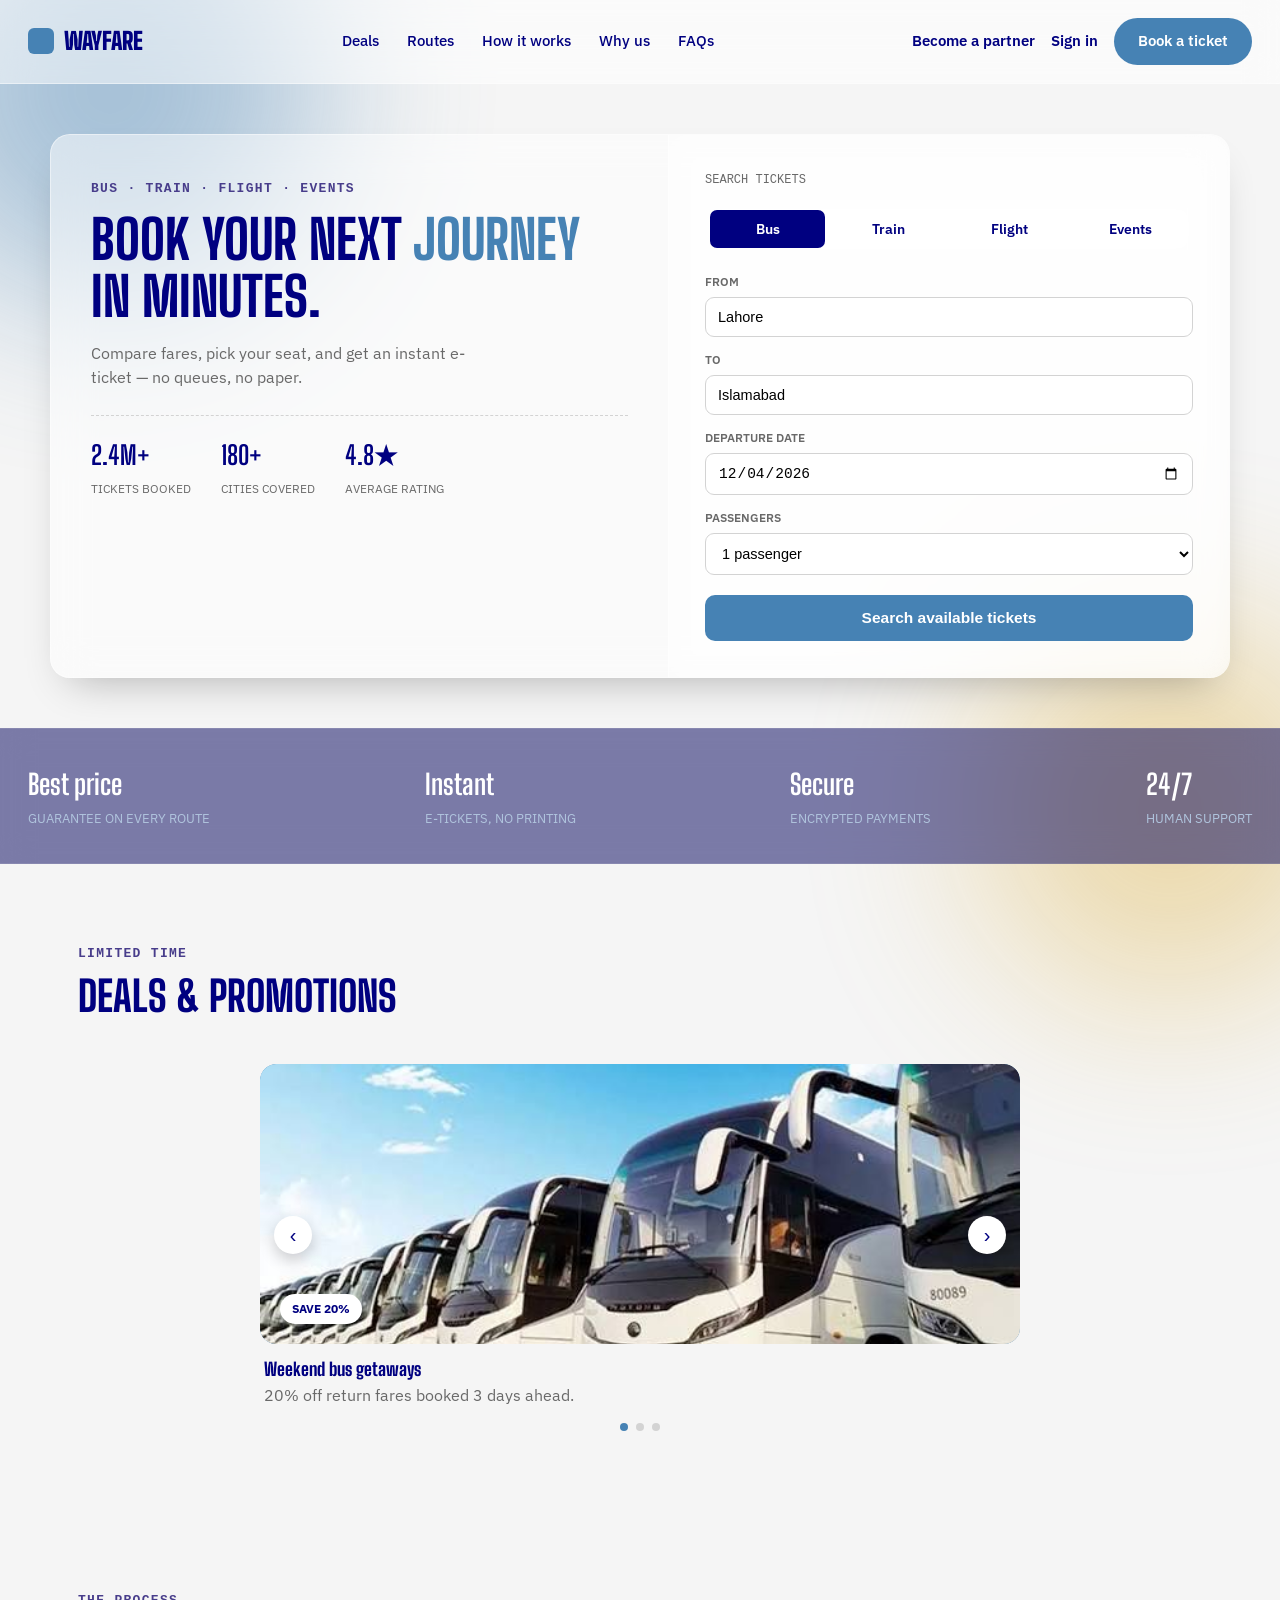
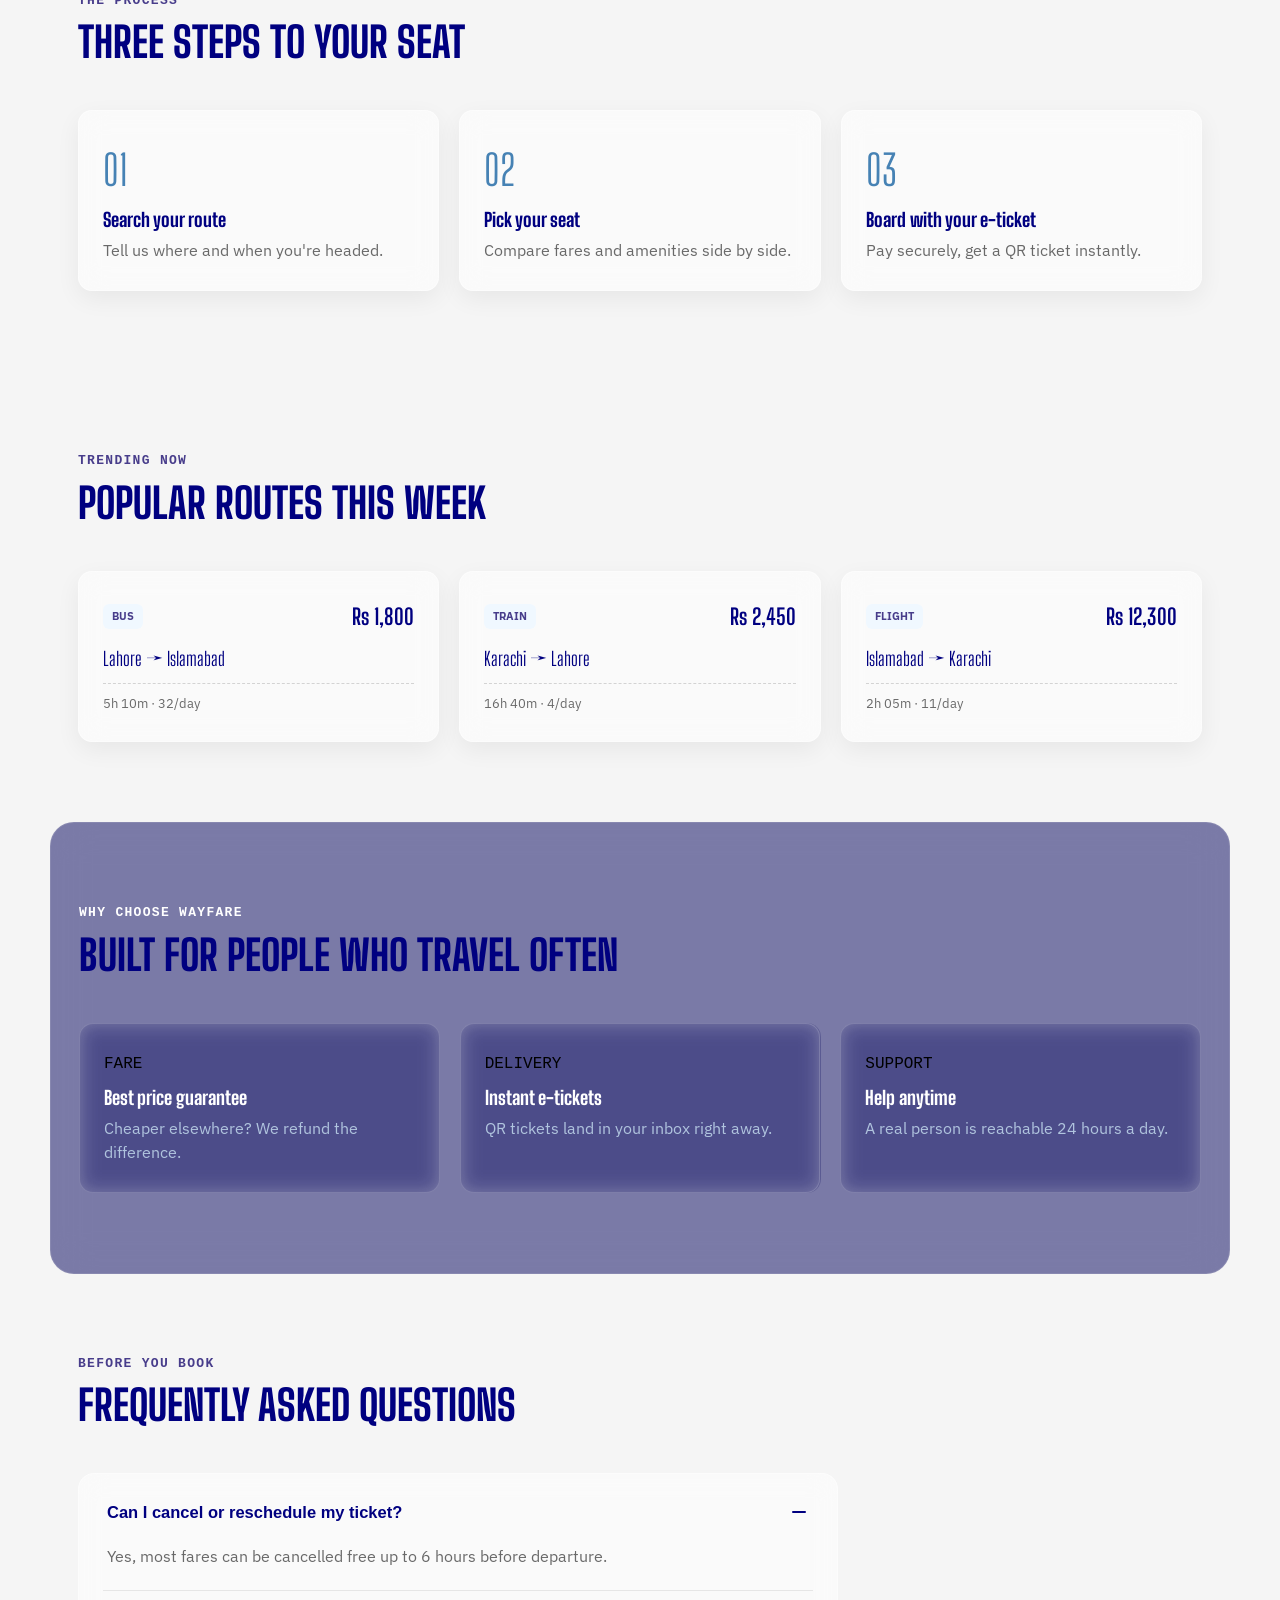
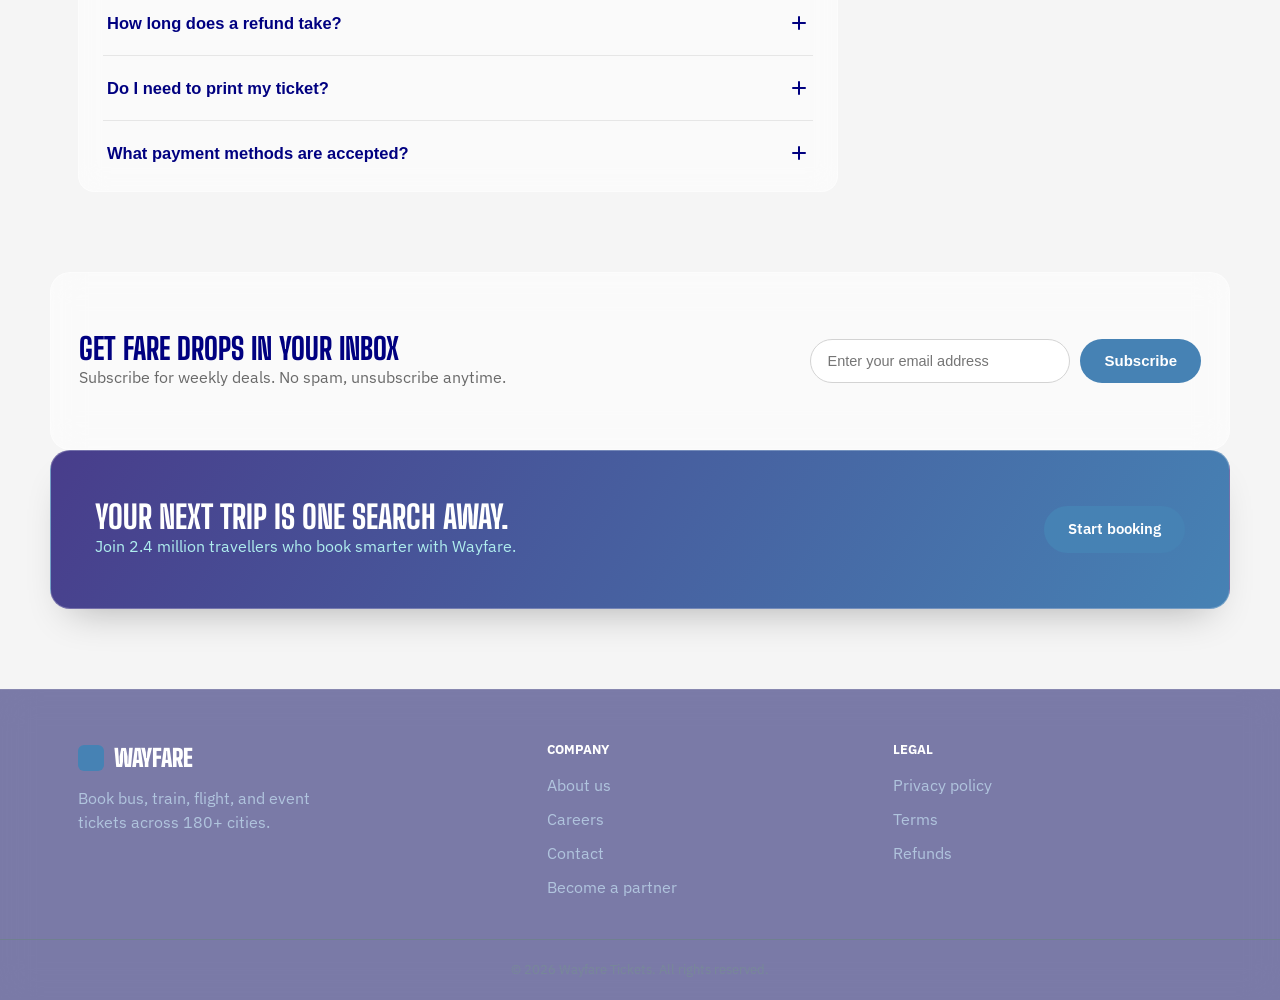
<file: index.html>
<!DOCTYPE html>
<html lang="en">
<head>
<meta charset="UTF-8">
<meta name="viewport" content="width=device-width, initial-scale=1.0">
<title>Wayfare — Book Bus, Train, Flight & Event Tickets</title>
<link rel="preconnect" href="https://fonts.googleapis.com">
<link href="https://fonts.googleapis.com/css2?family=Big+Shoulders+Display:wght@700;800;900&family=IBM+Plex+Sans:wght@400;500;600;700&display=swap" rel="stylesheet">
<link rel="stylesheet" href="style.css">
</head>
<body>
 
<!-- NAVBAR -->
<header class="navbar">
  <div class="logo"><span class="logo-box"></span>Wayfare</div>
  <nav class="nav-links">
    <a href="#deals">Deals</a>
    <a href="#routes">Routes</a>
    <a href="#how">How it works</a>
    <a href="#why">Why us</a>
    <a href="#faq">FAQs</a>
  </nav>
  <div class="nav-buttons">
    <a class="link-btn" href="./partner.html">Become a partner</a>
    <a class="link-btn" href="./signin.html">Sign in</a>
    <a class="btn" href="#book">Book a ticket</a>
  </div>
</header>
 
<!-- HERO + SEARCH FORM -->
<section class="hero" id="book">
  <div class="ticket-card">
    <div class="ticket-left">
      <p class="eyebrow">Bus · Train · Flight · Events</p>
      <h1>Book your next <span>journey</span> in minutes.</h1>
      <p class="hero-text">Compare fares, pick your seat, and get an instant e-ticket — no queues, no paper.</p>
      <div class="hero-stats">
        <div><strong>2.4M+</strong><span>Tickets booked</span></div>
        <div><strong>180+</strong><span>Cities covered</span></div>
        <div><strong>4.8★</strong><span>Average rating</span></div>
      </div>
    </div>
 
    <div class="ticket-right">
      <p class="stub-label">Search tickets</p>
      <div class="tabs" id="tabs">
        <div class="tab active" data-tab="bus">Bus</div>
        <div class="tab" data-tab="train">Train</div>
        <div class="tab" data-tab="flight">Flight</div>
        <div class="tab" data-tab="event">Events</div>
      </div>
      <form id="search-form">
        <div class="field"><label for="from">From</label><input type="text" id="from" value="Lahore"></div>
        <div class="field"><label for="to">To</label><input type="text" id="to" value="Islamabad"></div>
        <div class="field"><label for="depart">Departure date</label><input type="date" id="depart"></div>
        <div class="field">
          <label for="passengers">Passengers</label>
          <select id="passengers">
            <option>1 passenger</option>
            <option>2 passengers</option>
            <option>3 passengers</option>
            <option>4+ passengers</option>
          </select>
        </div>
        <button type="submit" class="search-btn">Search available tickets</button>
      </form>
    </div>
  </div>
</section>
 
<!-- TRUST BAR -->
<section class="trust-bar">
  <div class="trust-item"><strong>Best price</strong><span>Guarantee on every route</span></div>
  <div class="trust-item"><strong>Instant</strong><span>E-tickets, no printing</span></div>
  <div class="trust-item"><strong>Secure</strong><span>Encrypted payments</span></div>
  <div class="trust-item"><strong>24/7</strong><span>Human support</span></div>
</section>
 
<!-- DEALS & PROMOTIONS -->
<section class="section" id="deals">
  <div class="section-head">
    <p class="eyebrow">Limited time</p>
    <h2>Deals &amp; promotions</h2>
  </div>
 
  <div class="deals-slider">
    <button class="deal-arrow prev" id="deal-prev" aria-label="Previous deal">‹</button>
 
    <div class="deals-track" id="deals-track">
      <div class="deal-slide">
        <div class="deal-image deal-1">
          <img src="buss.jpg" alt="Weekend bus getaway deal">
          <span class="deal-badge">Save 20%</span>
        </div>
        <div class="deal-info"><h3>Weekend bus getaways</h3><p>20% off return fares booked 3 days ahead.</p></div>
      </div>
      <div class="deal-slide">
        <div class="deal-image deal-2">
          <img src="images.jpg" alt="First train ride discount">
          <span class="deal-badge">Flat Rs 500 off</span>
        </div>
        <div class="deal-info"><h3>First train ride free perk</h3><p>New users save Rs 500 on their first booking.</p></div>
      </div>
      <div class="deal-slide">
        <div class="deal-image deal-3">
          <img src="plane.jpg" alt="Early bird flight fares">
          <span class="deal-badge">Early bird</span>
        </div>
        <div class="deal-info"><h3>Flight fares from Rs 9,999</h3><p>Book 2 weeks early and lock in the lowest fare.</p></div>
      </div>
    </div>
 
    <button class="deal-arrow next" id="deal-next" aria-label="Next deal">›</button>
  </div>
 
  <div class="deal-dots" id="deal-dots">
    <span class="deal-dot active"></span>
    <span class="deal-dot"></span>
    <span class="deal-dot"></span>
  </div>
</section>
 
<!-- HOW IT WORKS -->
<section class="section" id="how">
  <div class="section-head">
    <p class="eyebrow">The process</p>
    <h2>Three steps to your seat</h2>
  </div>
  <div class="grid-3">
    <div class="card"><div class="step-number">01</div><h3>Search your route</h3><p>Tell us where and when you're headed.</p></div>
    <div class="card"><div class="step-number">02</div><h3>Pick your seat</h3><p>Compare fares and amenities side by side.</p></div>
    <div class="card"><div class="step-number">03</div><h3>Board with your e-ticket</h3><p>Pay securely, get a QR ticket instantly.</p></div>
  </div>
</section>
 
<!-- POPULAR ROUTES -->
<section class="section" id="routes">
  <div class="section-head">
    <p class="eyebrow">Trending now</p>
    <h2>Popular routes this week</h2>
  </div>
  <div class="grid-3">
    <div class="card route-card">
      <div class="route-top"><span class="route-tag">Bus</span><strong>Rs 1,800</strong></div>
      <div class="route-path">Lahore → Islamabad</div>
      <div class="route-meta">5h 10m · 32/day</div>
    </div>
    <div class="card route-card">
      <div class="route-top"><span class="route-tag">Train</span><strong>Rs 2,450</strong></div>
      <div class="route-path">Karachi → Lahore</div>
      <div class="route-meta">16h 40m · 4/day</div>
    </div>
    <div class="card route-card">
      <div class="route-top"><span class="route-tag">Flight</span><strong>Rs 12,300</strong></div>
      <div class="route-path">Islamabad → Karachi</div>
      <div class="route-meta">2h 05m · 11/day</div>
    </div>
  </div>
</section>
 
<!-- WHY CHOOSE US -->
<section class="section why-section" id="why">
  <div class="section-head">
    <p class="eyebrow">Why choose Wayfare</p>
    <h2>Built for people who travel often</h2>
  </div>
  <div class="grid-3">
    <div class="card why-card"><span class="why-tag">Fare</span><h3>Best price guarantee</h3><p>Cheaper elsewhere? We refund the difference.</p></div>
    <div class="card why-card"><span class="why-tag">Delivery</span><h3>Instant e-tickets</h3><p>QR tickets land in your inbox right away.</p></div>
    <div class="card why-card"><span class="why-tag">Support</span><h3>Help anytime</h3><p>A real person is reachable 24 hours a day.</p></div>
  </div>
</section>
 
<!-- FAQ -->
<section class="section" id="faq">
  <div class="section-head">
    <p class="eyebrow">Before you book</p>
    <h2>Frequently asked questions</h2>
  </div>
  <div class="faq-list">
    <div class="faq-item open">
      <button class="faq-question"><span>Can I cancel or reschedule my ticket?</span><span class="faq-icon"></span></button>
      <div class="faq-answer"><p>Yes, most fares can be cancelled free up to 6 hours before departure.</p></div>
    </div>
    <div class="faq-item">
      <button class="faq-question"><span>How long does a refund take?</span><span class="faq-icon"></span></button>
      <div class="faq-answer"><p>Refunds arrive within 3–5 business days. Wallet refunds are usually instant.</p></div>
    </div>
    <div class="faq-item">
      <button class="faq-question"><span>Do I need to print my ticket?</span><span class="faq-icon"></span></button>
      <div class="faq-answer"><p>No, your QR e-ticket works straight from your phone.</p></div>
    </div>
    <div class="faq-item">
      <button class="faq-question"><span>What payment methods are accepted?</span><span class="faq-icon"></span></button>
      <div class="faq-answer"><p>Debit/credit cards, mobile wallets, and bank transfers.</p></div>
    </div>
  </div>
</section>
 
<!-- NEWSLETTER -->
<section class="newsletter">
  <div>
    <h2>Get fare drops in your inbox</h2>
    <p>Subscribe for weekly deals. No spam, unsubscribe anytime.</p>
  </div>
  <form id="newsletter-form" class="newsletter-form">
    <input type="email" id="newsletter-email" placeholder="Enter your email address">
    <button type="submit" class="btn">Subscribe</button>
  </form>
</section>
 
<!-- CTA BANNER -->
<div class="cta-banner">
  <div>
    <h2>Your next trip is one search away.</h2>
    <p>Join 2.4 million travellers who book smarter with Wayfare.</p>
  </div>
  <a href="#book" class="btn">Start booking</a>
</div>
 
<!-- FOOTER -->
<footer>
  <div class="footer-top">
    <div>
      <div class="logo"><span class="logo-box"></span>Wayfare</div>
      <p>Book bus, train, flight, and event tickets across 180+ cities.</p>
    </div>
    <div>
      <h4>Company</h4>
      <ul><li><a href="#">About us</a></li><li><a href="#">Careers</a></li><li><a href="#">Contact</a></li><li><a href="partner.html">Become a partner</a></li></ul>
    </div>
    <div>
      <h4>Legal</h4>
      <ul><li><a href="#">Privacy policy</a></li><li><a href="#">Terms</a></li><li><a href="#">Refunds</a></li></ul>
    </div>
  </div>
  <div class="footer-bottom">© 2026 Wayfare Tickets. All rights reserved.</div>
</footer>
 
<script src="script.js"></script>
</body>
</html>
</file>
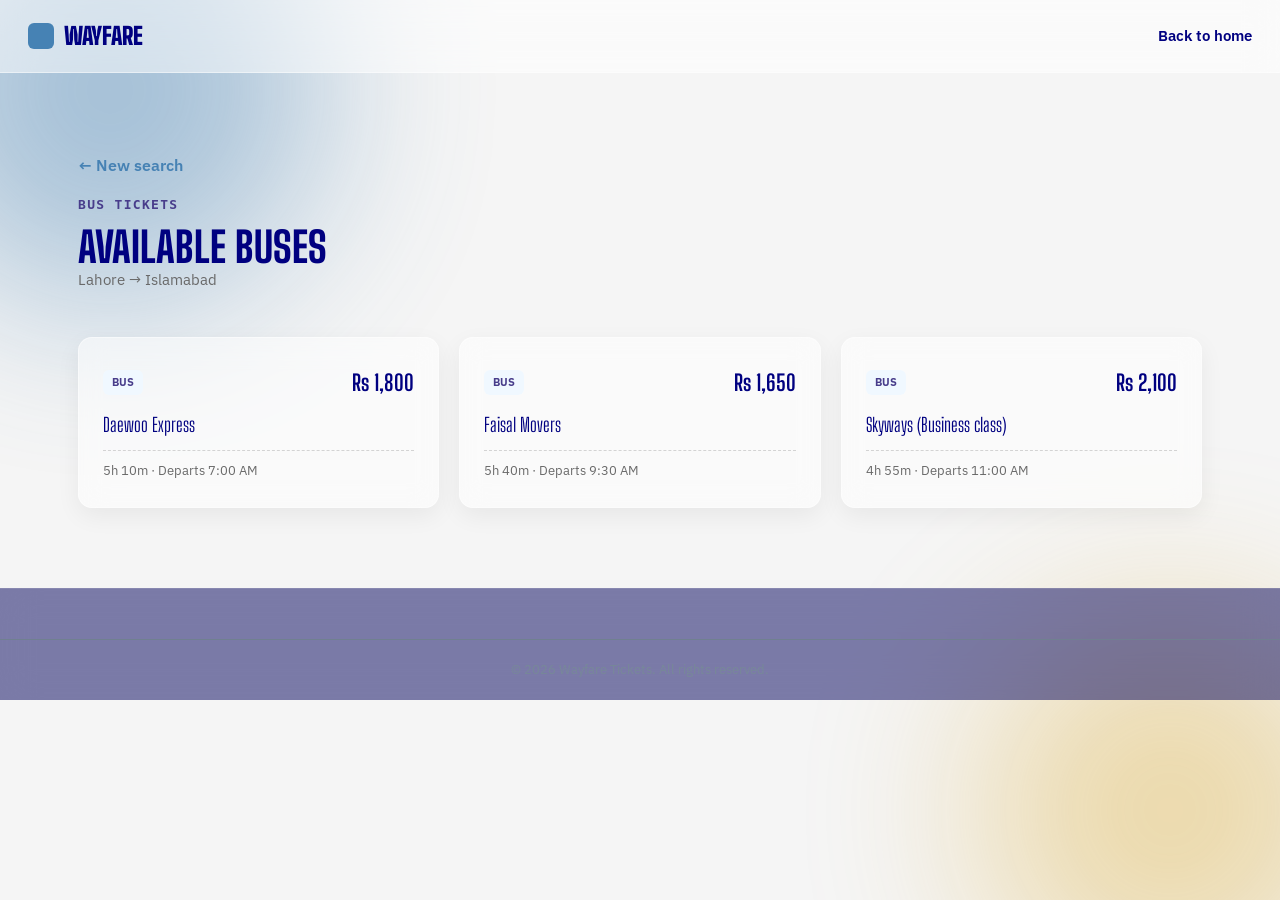
<file: Bus.html>
<!DOCTYPE html>
<html lang="en">
<head>
<meta charset="UTF-8">
<meta name="viewport" content="width=device-width, initial-scale=1.0">
<title>Bus Tickets — Wayfare</title>
<link rel="preconnect" href="https://fonts.googleapis.com">
<link href="https://fonts.googleapis.com/css2?family=Big+Shoulders+Display:wght@700;800;900&family=IBM+Plex+Sans:wght@400;500;600;700&display=swap" rel="stylesheet">
<link rel="stylesheet" href="style.css">
</head>
<body>
 
<header class="navbar">
  <a href="index.html" class="logo"><span class="logo-box"></span>Wayfare</a>
  <div class="nav-buttons">
    <a class="link-btn" href="index.html">Back to home</a>
  </div>
</header>
 
<section class="section">
  <a href="index.html" class="back-link">← New search</a>
  <div class="section-head">
    <p class="eyebrow">Bus tickets</p>
    <h2>Available buses</h2>
    <p class="results-summary" id="results-summary"></p>
  </div>
 
  <div class="grid-3">
    <div class="card route-card">
      <div class="route-top"><span class="route-tag">Bus</span><strong>Rs 1,800</strong></div>
      <div class="route-path">Daewoo Express</div>
      <div class="route-meta">5h 10m · Departs 7:00 AM</div>
    </div>
    <div class="card route-card">
      <div class="route-top"><span class="route-tag">Bus</span><strong>Rs 1,650</strong></div>
      <div class="route-path">Faisal Movers</div>
      <div class="route-meta">5h 40m · Departs 9:30 AM</div>
    </div>
    <div class="card route-card">
      <div class="route-top"><span class="route-tag">Bus</span><strong>Rs 2,100</strong></div>
      <div class="route-path">Skyways (Business class)</div>
      <div class="route-meta">4h 55m · Departs 11:00 AM</div>
    </div>
  </div>
</section>
 
<footer>
  <div class="footer-bottom">© 2026 Wayfare Tickets. All rights reserved.</div>
</footer>
 
<script src="results.js"></script>
</body>
</html>
</file>
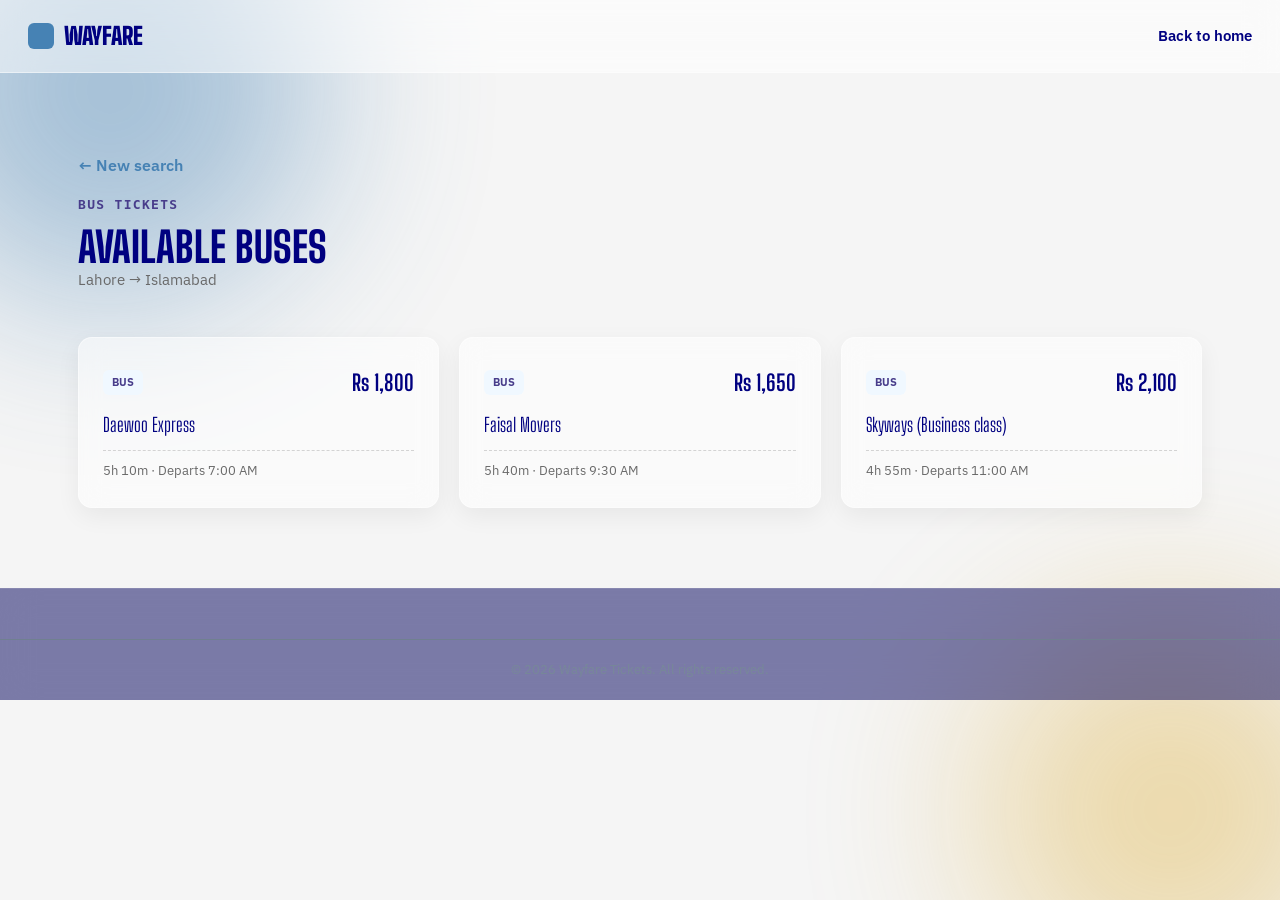
<file: bus.html>
<!DOCTYPE html>
<html lang="en">
<head>
<meta charset="UTF-8">
<meta name="viewport" content="width=device-width, initial-scale=1.0">
<title>Bus Tickets — Wayfare</title>
<link rel="preconnect" href="https://fonts.googleapis.com">
<link href="https://fonts.googleapis.com/css2?family=Big+Shoulders+Display:wght@700;800;900&family=IBM+Plex+Sans:wght@400;500;600;700&display=swap" rel="stylesheet">
<link rel="stylesheet" href="style.css">
</head>
<body>
 
<header class="navbar">
  <a href="index.html" class="logo"><span class="logo-box"></span>Wayfare</a>
  <div class="nav-buttons">
    <a class="link-btn" href="index.html">Back to home</a>
  </div>
</header>
 
<section class="section">
  <a href="index.html" class="back-link">← New search</a>
  <div class="section-head">
    <p class="eyebrow">Bus tickets</p>
    <h2>Available buses</h2>
    <p class="results-summary" id="results-summary"></p>
  </div>
 
  <div class="grid-3">
    <div class="card route-card">
      <div class="route-top"><span class="route-tag">Bus</span><strong>Rs 1,800</strong></div>
      <div class="route-path">Daewoo Express</div>
      <div class="route-meta">5h 10m · Departs 7:00 AM</div>
    </div>
    <div class="card route-card">
      <div class="route-top"><span class="route-tag">Bus</span><strong>Rs 1,650</strong></div>
      <div class="route-path">Faisal Movers</div>
      <div class="route-meta">5h 40m · Departs 9:30 AM</div>
    </div>
    <div class="card route-card">
      <div class="route-top"><span class="route-tag">Bus</span><strong>Rs 2,100</strong></div>
      <div class="route-path">Skyways (Business class)</div>
      <div class="route-meta">4h 55m · Departs 11:00 AM</div>
    </div>
  </div>
</section>
 
<footer>
  <div class="footer-bottom">© 2026 Wayfare Tickets. All rights reserved.</div>
</footer>
 
<script src="results.js"></script>
</body>
</html>
</file>
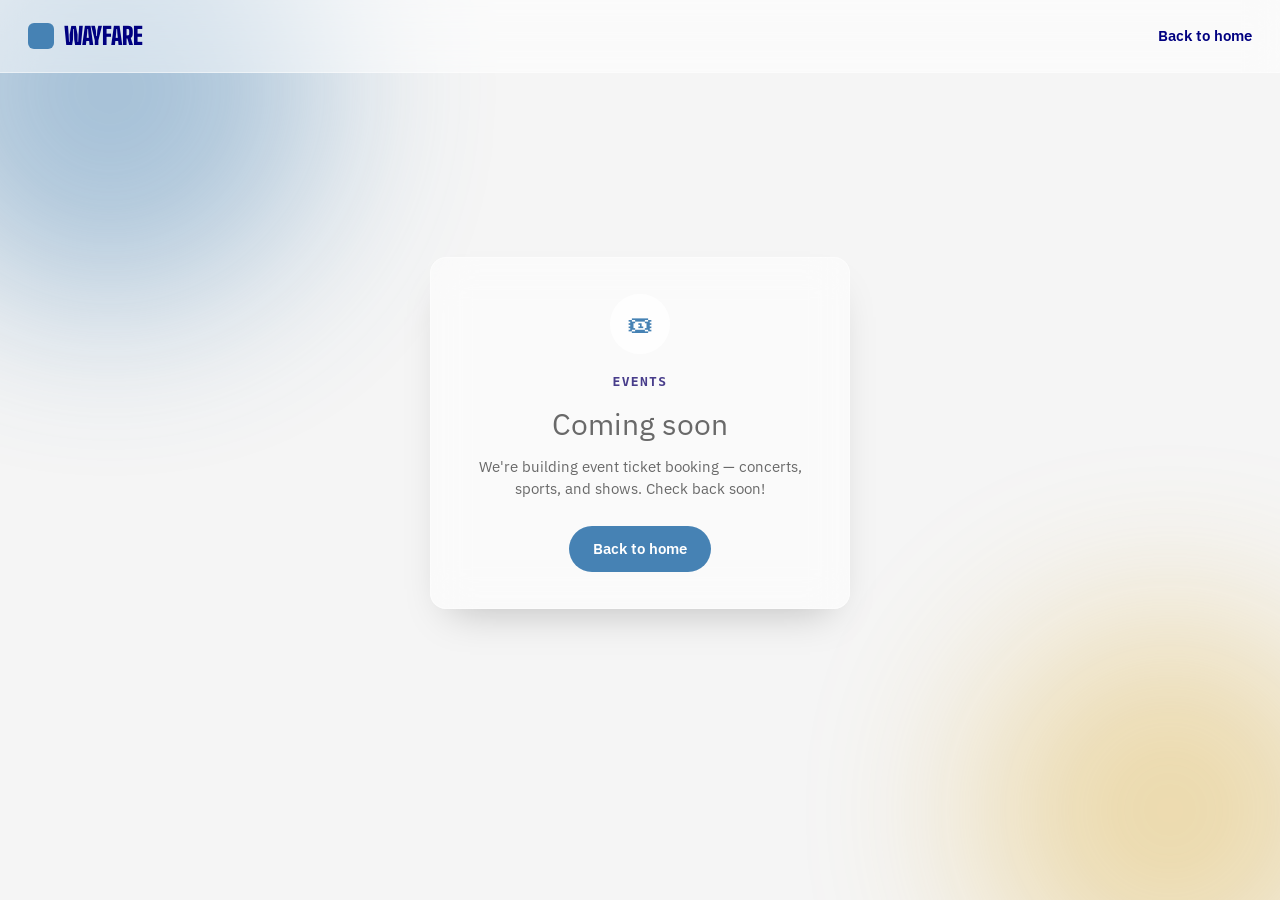
<file: Events.html>
<!DOCTYPE html>
<html lang="en">
<head>
<meta charset="UTF-8">
<meta name="viewport" content="width=device-width, initial-scale=1.0">
<title>Event Tickets — Coming Soon | Wayfare</title>
<link rel="preconnect" href="https://fonts.googleapis.com">
<link href="https://fonts.googleapis.com/css2?family=Big+Shoulders+Display:wght@700;800;900&family=IBM+Plex+Sans:wght@400;500;600;700&display=swap" rel="stylesheet">
<link rel="stylesheet" href="style.css">
</head>
<body>
 
<header class="navbar">
  <a href="index.html" class="logo"><span class="logo-box"></span>Wayfare</a>
  <div class="nav-buttons">
    <a class="link-btn" href="index.html">Back to home</a>
  </div>
</header>
 
<section class="auth-wrap">
  <div class="auth-card soon-card">
    <div class="soon-icon">🎟</div>
    <p class="eyebrow">Events</p>
    <p class="auth-title">Coming soon</p>
    <p class="auth-sub">We're building event ticket booking — concerts, sports, and shows. Check back soon!</p>
    <a href="index.html" class="btn">Back to home</a>
  </div>
</section>
 
</body>
</html>
</file>
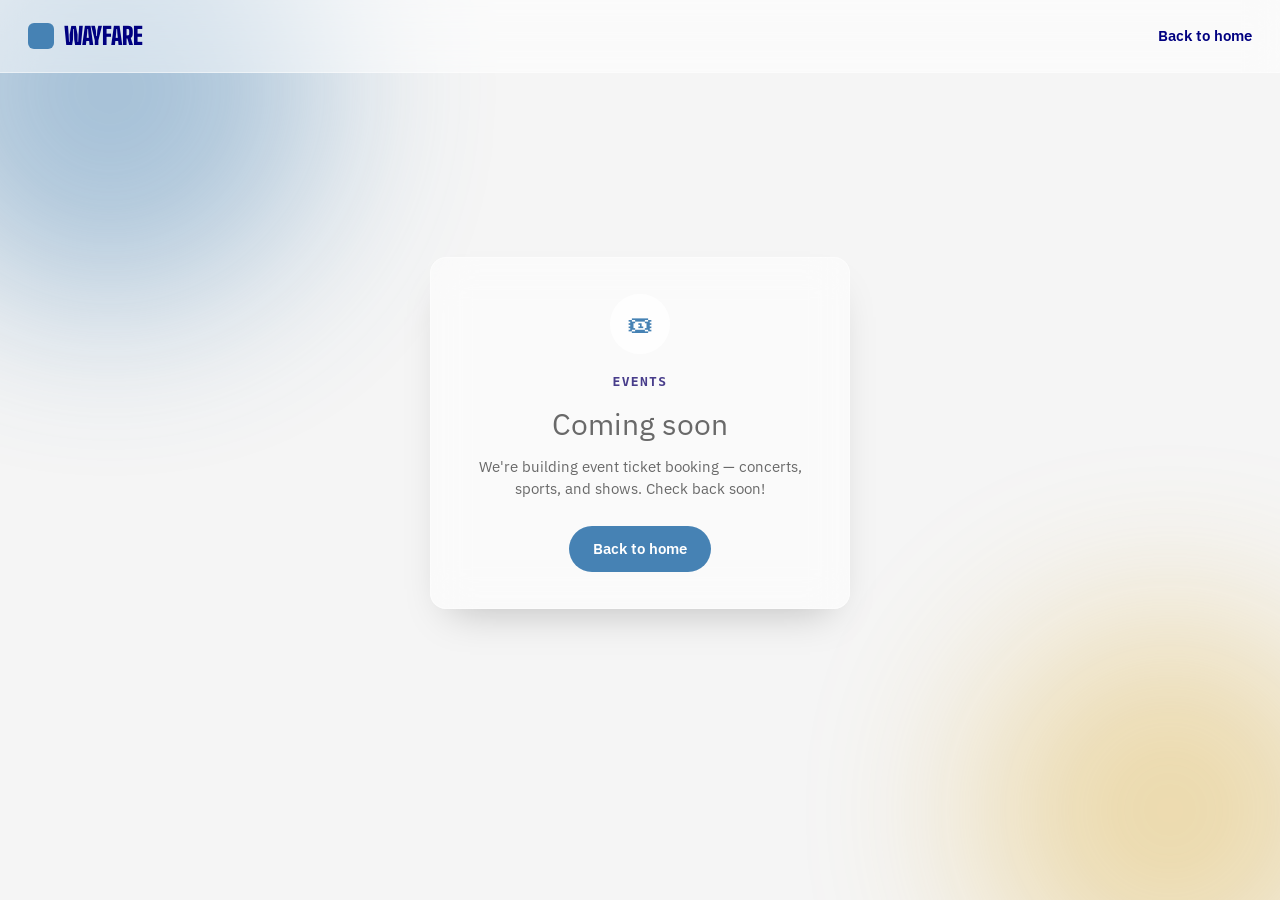
<file: events.html>
<!DOCTYPE html>
<html lang="en">
<head>
<meta charset="UTF-8">
<meta name="viewport" content="width=device-width, initial-scale=1.0">
<title>Event Tickets — Coming Soon | Wayfare</title>
<link rel="preconnect" href="https://fonts.googleapis.com">
<link href="https://fonts.googleapis.com/css2?family=Big+Shoulders+Display:wght@700;800;900&family=IBM+Plex+Sans:wght@400;500;600;700&display=swap" rel="stylesheet">
<link rel="stylesheet" href="style.css">
</head>
<body>
 
<header class="navbar">
  <a href="index.html" class="logo"><span class="logo-box"></span>Wayfare</a>
  <div class="nav-buttons">
    <a class="link-btn" href="index.html">Back to home</a>
  </div>
</header>
 
<section class="auth-wrap">
  <div class="auth-card soon-card">
    <div class="soon-icon">🎟</div>
    <p class="eyebrow">Events</p>
    <p class="auth-title">Coming soon</p>
    <p class="auth-sub">We're building event ticket booking — concerts, sports, and shows. Check back soon!</p>
    <a href="index.html" class="btn">Back to home</a>
  </div>
</section>
 
</body>
</html>
</file>
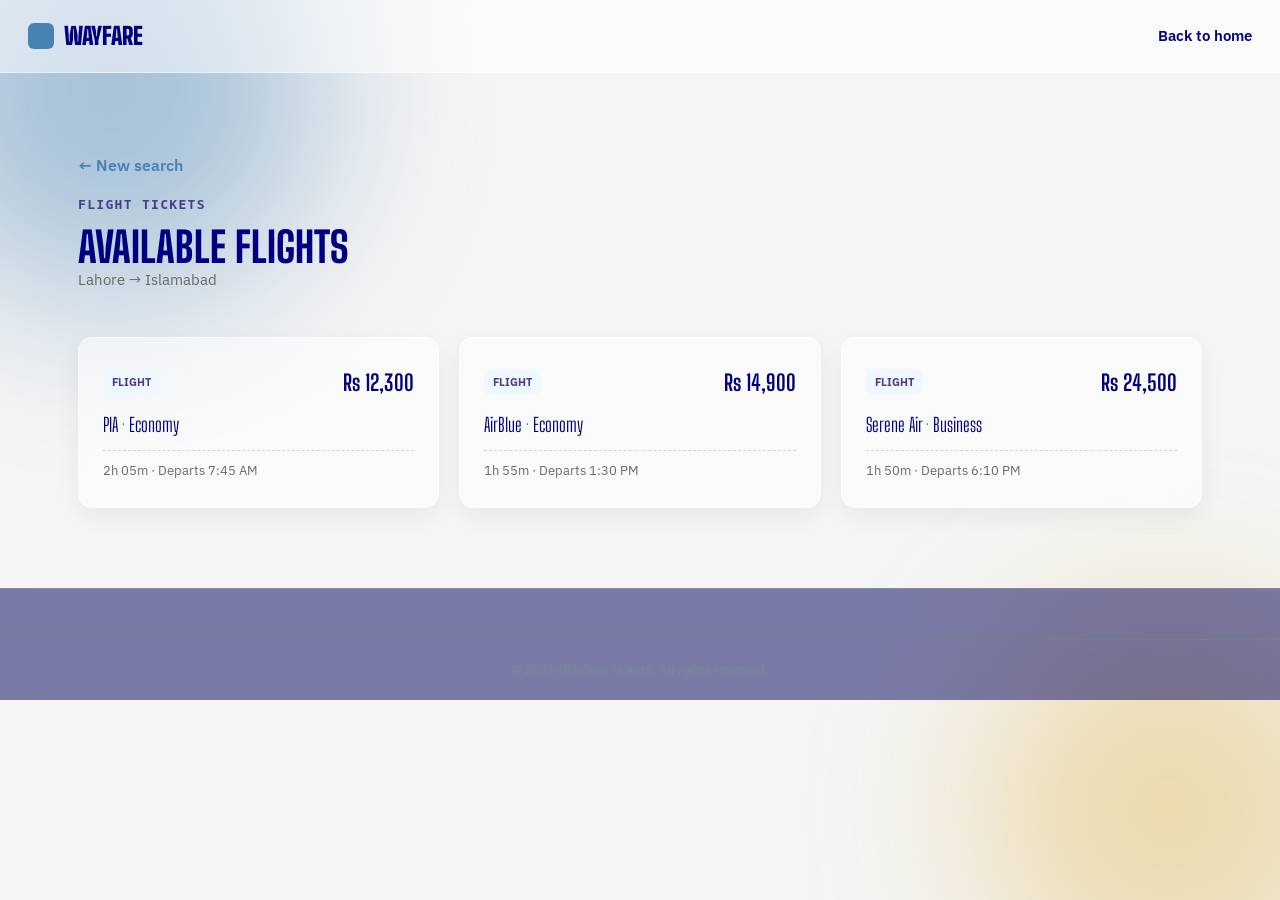
<file: Flight.html>
<!DOCTYPE html>
<html lang="en">
<head>
<meta charset="UTF-8">
<meta name="viewport" content="width=device-width, initial-scale=1.0">
<title>Flight Tickets — Wayfare</title>
<link rel="preconnect" href="https://fonts.googleapis.com">
<link href="https://fonts.googleapis.com/css2?family=Big+Shoulders+Display:wght@700;800;900&family=IBM+Plex+Sans:wght@400;500;600;700&display=swap" rel="stylesheet">
<link rel="stylesheet" href="style.css">
</head>
<body>
 
<header class="navbar">
  <a href="index.html" class="logo"><span class="logo-box"></span>Wayfare</a>
  <div class="nav-buttons">
    <a class="link-btn" href="index.html">Back to home</a>
  </div>
</header>
 
<section class="section">
  <a href="index.html" class="back-link">← New search</a>
  <div class="section-head">
    <p class="eyebrow">Flight tickets</p>
    <h2>Available flights</h2>
    <p class="results-summary" id="results-summary"></p>
  </div>
 
  <div class="grid-3">
    <div class="card route-card">
      <div class="route-top"><span class="route-tag">Flight</span><strong>Rs 12,300</strong></div>
      <div class="route-path">PIA · Economy</div>
      <div class="route-meta">2h 05m · Departs 7:45 AM</div>
    </div>
    <div class="card route-card">
      <div class="route-top"><span class="route-tag">Flight</span><strong>Rs 14,900</strong></div>
      <div class="route-path">AirBlue · Economy</div>
      <div class="route-meta">1h 55m · Departs 1:30 PM</div>
    </div>
    <div class="card route-card">
      <div class="route-top"><span class="route-tag">Flight</span><strong>Rs 24,500</strong></div>
      <div class="route-path">Serene Air · Business</div>
      <div class="route-meta">1h 50m · Departs 6:10 PM</div>
    </div>
  </div>
</section>
 
<footer>
  <div class="footer-bottom">© 2026 Wayfare Tickets. All rights reserved.</div>
</footer>
 
<script src="results.js"></script>
</body>
</html>
</file>
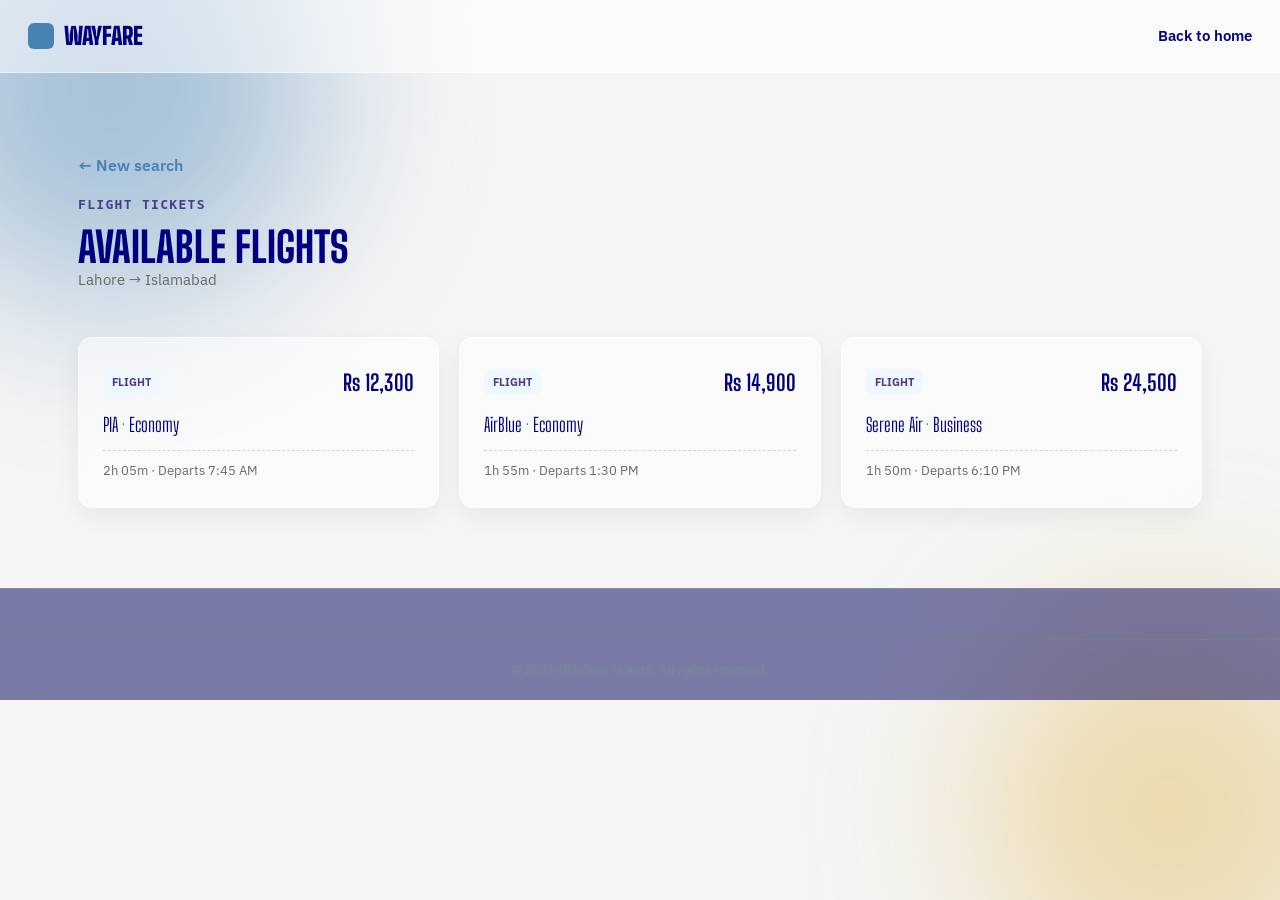
<file: flight.html>
<!DOCTYPE html>
<html lang="en">
<head>
<meta charset="UTF-8">
<meta name="viewport" content="width=device-width, initial-scale=1.0">
<title>Flight Tickets — Wayfare</title>
<link rel="preconnect" href="https://fonts.googleapis.com">
<link href="https://fonts.googleapis.com/css2?family=Big+Shoulders+Display:wght@700;800;900&family=IBM+Plex+Sans:wght@400;500;600;700&display=swap" rel="stylesheet">
<link rel="stylesheet" href="style.css">
</head>
<body>
 
<header class="navbar">
  <a href="index.html" class="logo"><span class="logo-box"></span>Wayfare</a>
  <div class="nav-buttons">
    <a class="link-btn" href="index.html">Back to home</a>
  </div>
</header>
 
<section class="section">
  <a href="index.html" class="back-link">← New search</a>
  <div class="section-head">
    <p class="eyebrow">Flight tickets</p>
    <h2>Available flights</h2>
    <p class="results-summary" id="results-summary"></p>
  </div>
 
  <div class="grid-3">
    <div class="card route-card">
      <div class="route-top"><span class="route-tag">Flight</span><strong>Rs 12,300</strong></div>
      <div class="route-path">PIA · Economy</div>
      <div class="route-meta">2h 05m · Departs 7:45 AM</div>
    </div>
    <div class="card route-card">
      <div class="route-top"><span class="route-tag">Flight</span><strong>Rs 14,900</strong></div>
      <div class="route-path">AirBlue · Economy</div>
      <div class="route-meta">1h 55m · Departs 1:30 PM</div>
    </div>
    <div class="card route-card">
      <div class="route-top"><span class="route-tag">Flight</span><strong>Rs 24,500</strong></div>
      <div class="route-path">Serene Air · Business</div>
      <div class="route-meta">1h 50m · Departs 6:10 PM</div>
    </div>
  </div>
</section>
 
<footer>
  <div class="footer-bottom">© 2026 Wayfare Tickets. All rights reserved.</div>
</footer>
 
<script src="results.js"></script>
</body>
</html>
</file>
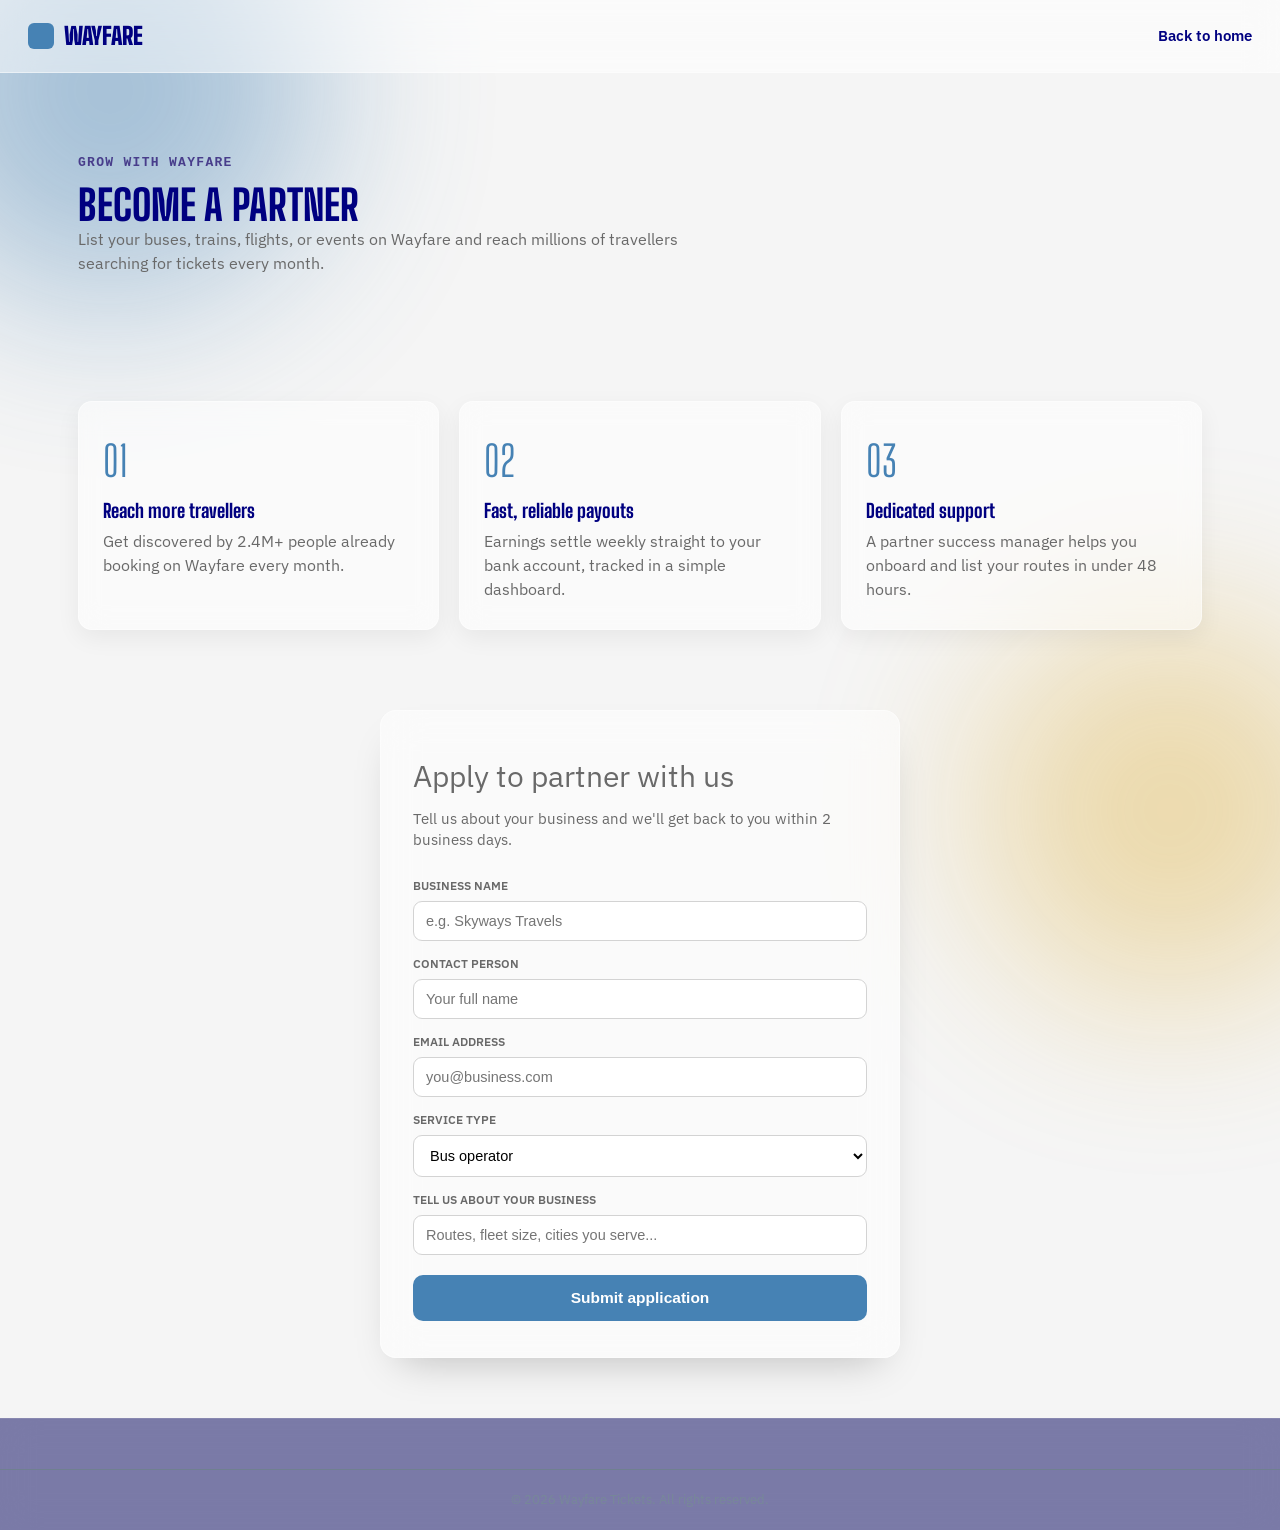
<file: Partner.html>
<!DOCTYPE html>
<html lang="en">
<head>
<meta charset="UTF-8">
<meta name="viewport" content="width=device-width, initial-scale=1.0">
<title>Become a Partner — Wayfare</title>
<link rel="preconnect" href="https://fonts.googleapis.com">
<link href="https://fonts.googleapis.com/css2?family=Big+Shoulders+Display:wght@700;800;900&family=IBM+Plex+Sans:wght@400;500;600;700&display=swap" rel="stylesheet">
<link rel="stylesheet" href="style.css">
</head>
<body>
 
<header class="navbar">
  <a href="index.html" class="logo"><span class="logo-box"></span>Wayfare</a>
  <div class="nav-buttons">
    <a class="link-btn" href="index.html">Back to home</a>
  </div>
</header>
 
<!-- INTRO -->
<section class="section">
  <div class="section-head">
    <p class="eyebrow">Grow with Wayfare</p>
    <h2>Become a partner</h2>
    <p class="section-text">List your buses, trains, flights, or events on Wayfare and reach millions of travellers searching for tickets every month.</p>
  </div>
</section>
 
<!-- BENEFITS -->
<section class="section" style="padding-top:0">
  <div class="grid-3">
    <div class="card">
      <div class="step-number">01</div>
      <h3>Reach more travellers</h3>
      <p>Get discovered by 2.4M+ people already booking on Wayfare every month.</p>
    </div>
    <div class="card">
      <div class="step-number">02</div>
      <h3>Fast, reliable payouts</h3>
      <p>Earnings settle weekly straight to your bank account, tracked in a simple dashboard.</p>
    </div>
    <div class="card">
      <div class="step-number">03</div>
      <h3>Dedicated support</h3>
      <p>A partner success manager helps you onboard and list your routes in under 48 hours.</p>
    </div>
  </div>
</section>
 
<!-- APPLICATION FORM -->
<section class="auth-wrap" style="min-height:auto; padding-top:0;">
  <div class="auth-card" style="max-width:520px;">
    <p class="auth-title">Apply to partner with us</p>
    <p class="auth-sub">Tell us about your business and we'll get back to you within 2 business days.</p>
 
    <form id="partner-form">
      <div class="field">
        <label for="p-business">Business name</label>
        <input type="text" id="p-business" placeholder="e.g. Skyways Travels">
      </div>
      <div class="field">
        <label for="p-contact">Contact person</label>
        <input type="text" id="p-contact" placeholder="Your full name">
      </div>
      <div class="field">
        <label for="p-email">Email address</label>
        <input type="email" id="p-email" placeholder="you@business.com">
      </div>
      <div class="field">
        <label for="p-type">Service type</label>
        <select id="p-type">
          <option>Bus operator</option>
          <option>Train operator</option>
          <option>Airline</option>
          <option>Event organiser</option>
        </select>
      </div>
      <div class="field">
        <label for="p-message">Tell us about your business</label>
        <input type="text" id="p-message" placeholder="Routes, fleet size, cities you serve...">
      </div>
 
      <button type="submit" class="search-btn">Submit application</button>
    </form>
  </div>
</section>
 
<footer>
  <div class="footer-bottom">© 2026 Wayfare Tickets. All rights reserved.</div>
</footer>
 
<script src="partner.js"></script>
</body>
</html>
</file>
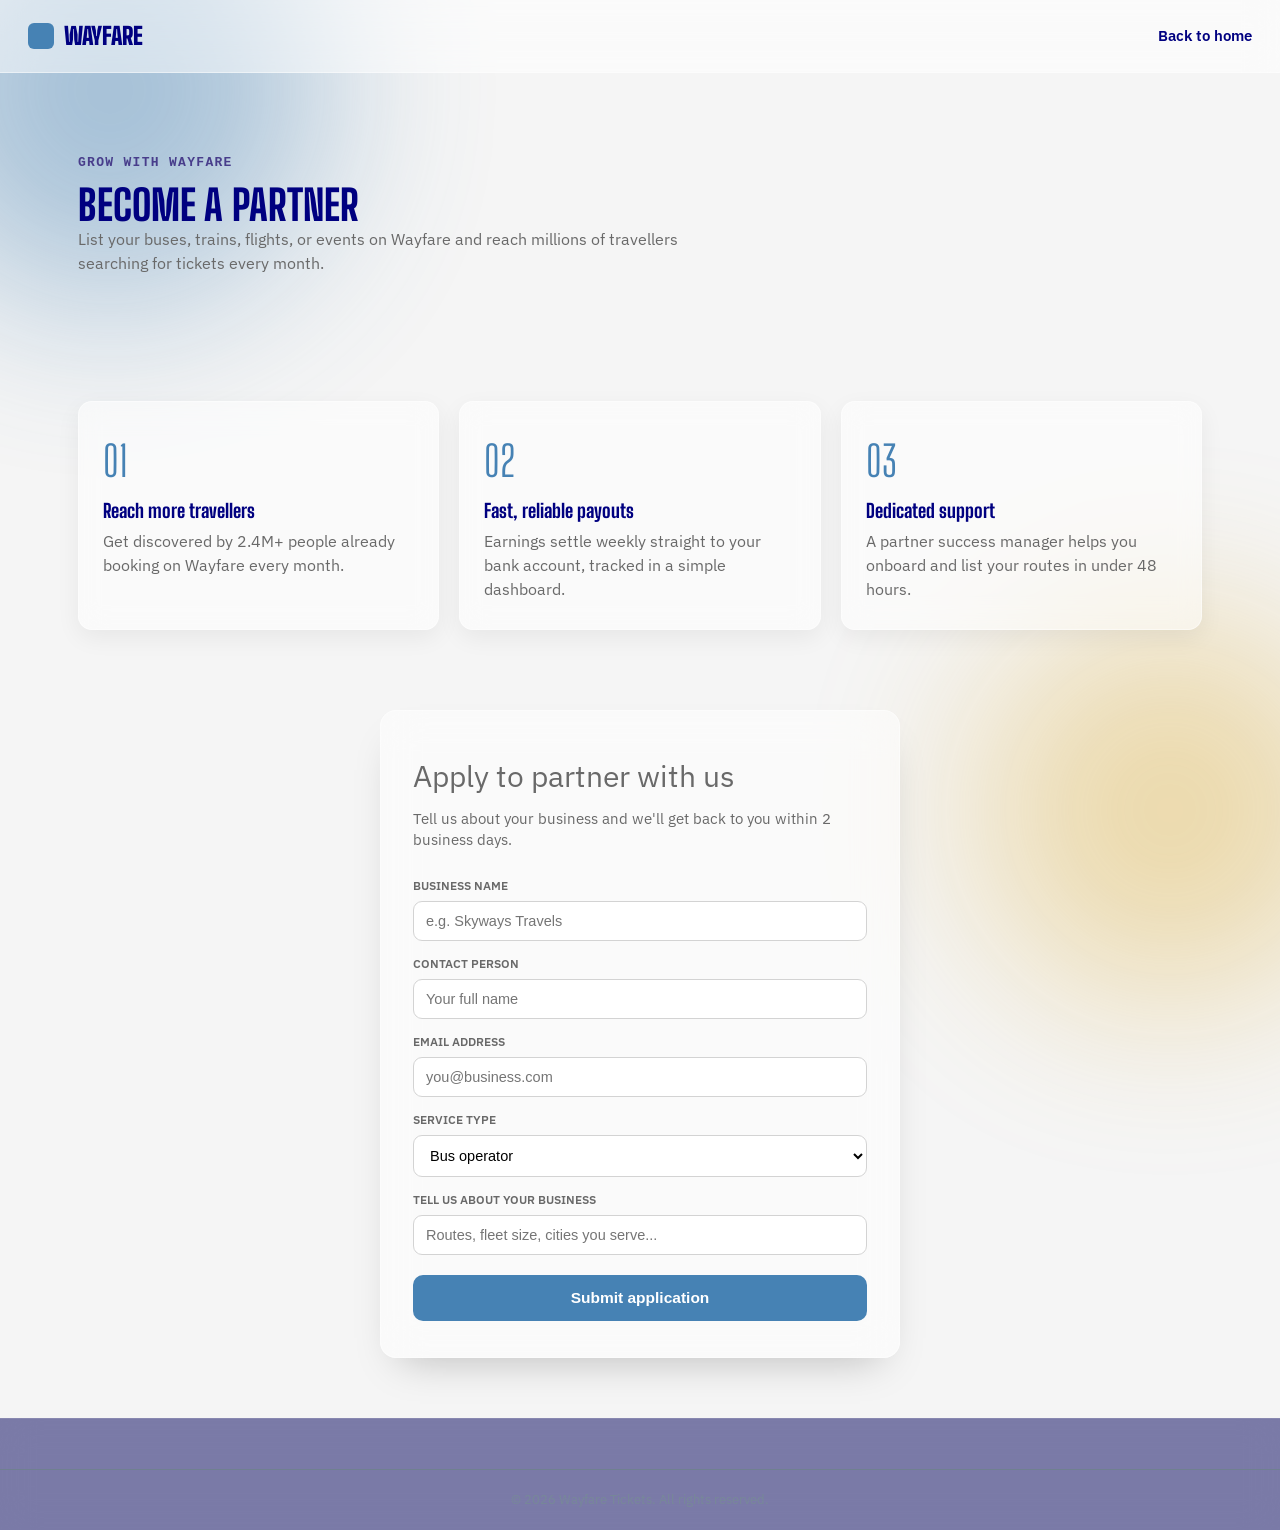
<file: partner.html>
<!DOCTYPE html>
<html lang="en">
<head>
<meta charset="UTF-8">
<meta name="viewport" content="width=device-width, initial-scale=1.0">
<title>Become a Partner — Wayfare</title>
<link rel="preconnect" href="https://fonts.googleapis.com">
<link href="https://fonts.googleapis.com/css2?family=Big+Shoulders+Display:wght@700;800;900&family=IBM+Plex+Sans:wght@400;500;600;700&display=swap" rel="stylesheet">
<link rel="stylesheet" href="style.css">
</head>
<body>
 
<header class="navbar">
  <a href="index.html" class="logo"><span class="logo-box"></span>Wayfare</a>
  <div class="nav-buttons">
    <a class="link-btn" href="index.html">Back to home</a>
  </div>
</header>
 
<!-- INTRO -->
<section class="section">
  <div class="section-head">
    <p class="eyebrow">Grow with Wayfare</p>
    <h2>Become a partner</h2>
    <p class="section-text">List your buses, trains, flights, or events on Wayfare and reach millions of travellers searching for tickets every month.</p>
  </div>
</section>
 
<!-- BENEFITS -->
<section class="section" style="padding-top:0">
  <div class="grid-3">
    <div class="card">
      <div class="step-number">01</div>
      <h3>Reach more travellers</h3>
      <p>Get discovered by 2.4M+ people already booking on Wayfare every month.</p>
    </div>
    <div class="card">
      <div class="step-number">02</div>
      <h3>Fast, reliable payouts</h3>
      <p>Earnings settle weekly straight to your bank account, tracked in a simple dashboard.</p>
    </div>
    <div class="card">
      <div class="step-number">03</div>
      <h3>Dedicated support</h3>
      <p>A partner success manager helps you onboard and list your routes in under 48 hours.</p>
    </div>
  </div>
</section>
 
<!-- APPLICATION FORM -->
<section class="auth-wrap" style="min-height:auto; padding-top:0;">
  <div class="auth-card" style="max-width:520px;">
    <p class="auth-title">Apply to partner with us</p>
    <p class="auth-sub">Tell us about your business and we'll get back to you within 2 business days.</p>
 
    <form id="partner-form">
      <div class="field">
        <label for="p-business">Business name</label>
        <input type="text" id="p-business" placeholder="e.g. Skyways Travels">
      </div>
      <div class="field">
        <label for="p-contact">Contact person</label>
        <input type="text" id="p-contact" placeholder="Your full name">
      </div>
      <div class="field">
        <label for="p-email">Email address</label>
        <input type="email" id="p-email" placeholder="you@business.com">
      </div>
      <div class="field">
        <label for="p-type">Service type</label>
        <select id="p-type">
          <option>Bus operator</option>
          <option>Train operator</option>
          <option>Airline</option>
          <option>Event organiser</option>
        </select>
      </div>
      <div class="field">
        <label for="p-message">Tell us about your business</label>
        <input type="text" id="p-message" placeholder="Routes, fleet size, cities you serve...">
      </div>
 
      <button type="submit" class="search-btn">Submit application</button>
    </form>
  </div>
</section>
 
<footer>
  <div class="footer-bottom">© 2026 Wayfare Tickets. All rights reserved.</div>
</footer>
 
<script src="partner.js"></script>
</body>
</html>
</file>
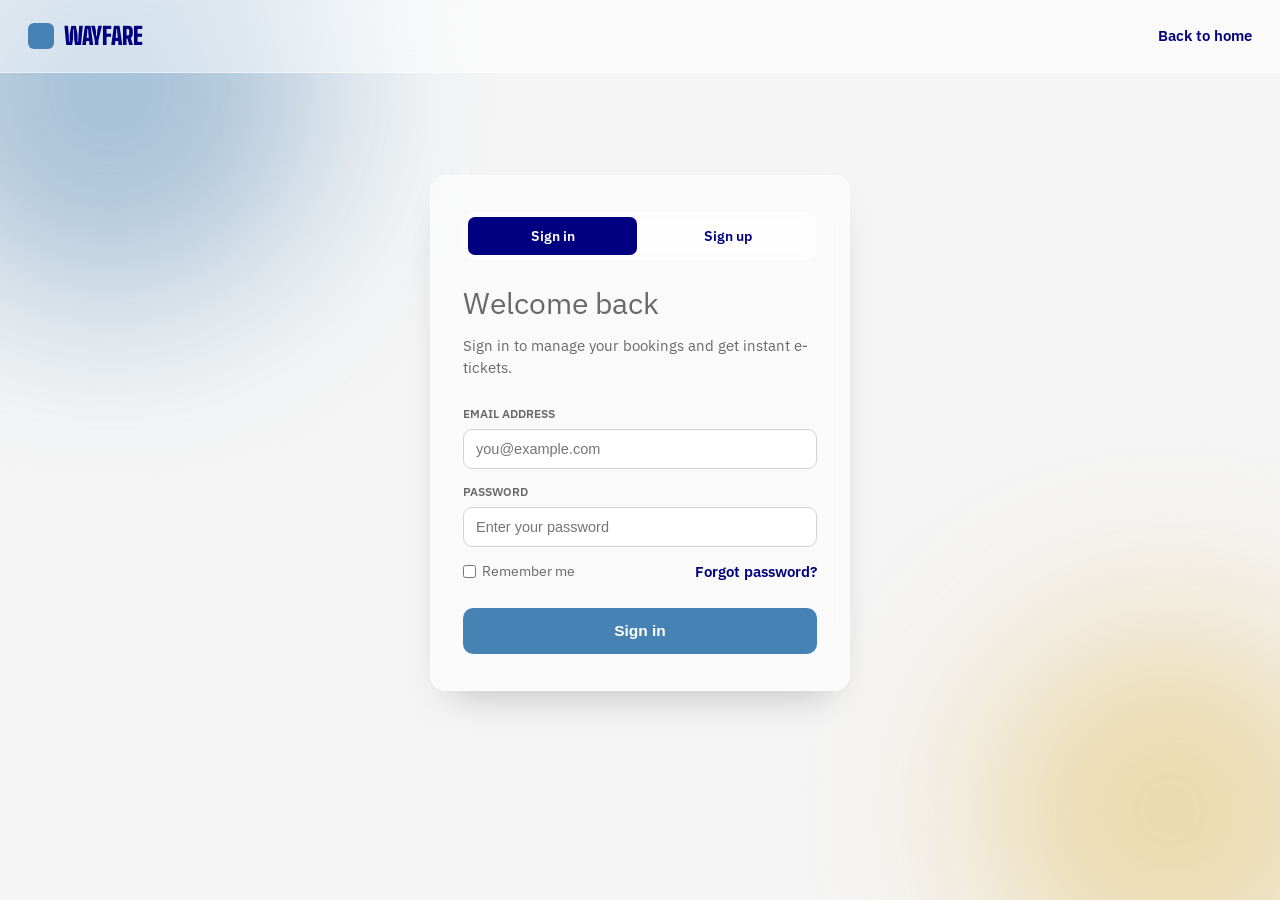
<file: Signin.html>
<!DOCTYPE html>
<html lang="en">
<head>
<meta charset="UTF-8">
<meta name="viewport" content="width=device-width, initial-scale=1.0">
<title>Sign in — Wayfare</title>
<link rel="preconnect" href="https://fonts.googleapis.com">
<link href="https://fonts.googleapis.com/css2?family=Big+Shoulders+Display:wght@700;800;900&family=IBM+Plex+Sans:wght@400;500;600;700&display=swap" rel="stylesheet">
<link rel="stylesheet" href="style.css">
</head>
<body>
 
<!-- NAVBAR -->
<header class="navbar">
  <a href="index.html" class="logo"><span class="logo-box"></span>Wayfare</a>
  <div class="nav-buttons">
    <a class="link-btn" href="index.html">Back to home</a>
  </div>
</header>
 
<!-- SIGN IN / SIGN UP FORM -->
<section class="auth-wrap">
  <div class="auth-card">
 
    <!-- Tabs to switch between the two forms -->
    <div class="tabs" id="auth-tabs">
      <div class="tab active" data-form="signin-form">Sign in</div>
      <div class="tab" data-form="signup-form">Sign up</div>
    </div>
 
    <!-- SIGN IN FORM -->
    <form id="signin-form" class="auth-form">
      <p class="auth-title">Welcome back</p>
      <p class="auth-sub">Sign in to manage your bookings and get instant e-tickets.</p>
 
      <div class="field">
        <label for="signin-email">Email address</label>
        <input type="email" id="signin-email" placeholder="you@example.com">
      </div>
      <div class="field">
        <label for="signin-password">Password</label>
        <input type="password" id="signin-password" placeholder="Enter your password">
      </div>
 
      <div class="auth-row">
        <label class="remember"><input type="checkbox"> Remember me</label>
        <a href="#" class="link-btn">Forgot password?</a>
      </div>
 
      <button type="submit" class="search-btn">Sign in</button>
    </form>
 
    <!-- SIGN UP FORM (hidden until the Sign up tab is clicked) -->
    <form id="signup-form" class="auth-form hidden">
      <p class="auth-title">Create your account</p>
      <p class="auth-sub">Join Wayfare to book faster next time.</p>
 
      <div class="field">
        <label for="signup-name">Full name</label>
        <input type="text" id="signup-name" placeholder="Your name">
      </div>
      <div class="field">
        <label for="signup-email">Email address</label>
        <input type="email" id="signup-email" placeholder="you@example.com">
      </div>
      <div class="field">
        <label for="signup-password">Password</label>
        <input type="password" id="signup-password" placeholder="Create a password">
      </div>
      <div class="field">
        <label for="signup-confirm">Confirm password</label>
        <input type="password" id="signup-confirm" placeholder="Re-enter your password">
      </div>
 
      <button type="submit" class="search-btn">Create account</button>
    </form>
 
  </div>
</section>
 
<script src="auth.js"></script>
</body>
</html>
</file>
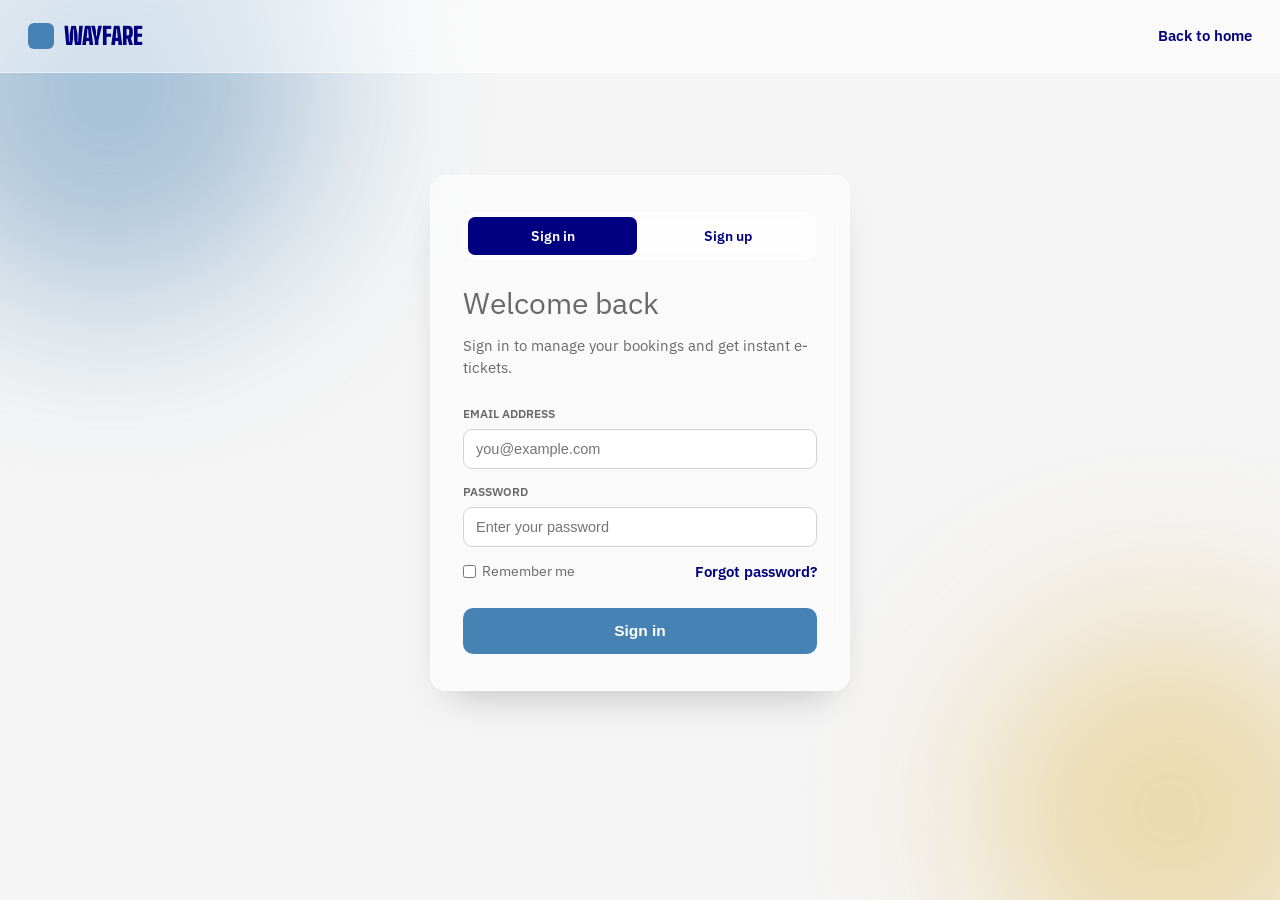
<file: signin.html>
<!DOCTYPE html>
<html lang="en">
<head>
<meta charset="UTF-8">
<meta name="viewport" content="width=device-width, initial-scale=1.0">
<title>Sign in — Wayfare</title>
<link rel="preconnect" href="https://fonts.googleapis.com">
<link href="https://fonts.googleapis.com/css2?family=Big+Shoulders+Display:wght@700;800;900&family=IBM+Plex+Sans:wght@400;500;600;700&display=swap" rel="stylesheet">
<link rel="stylesheet" href="style.css">
</head>
<body>
 
<!-- NAVBAR -->
<header class="navbar">
  <a href="index.html" class="logo"><span class="logo-box"></span>Wayfare</a>
  <div class="nav-buttons">
    <a class="link-btn" href="index.html">Back to home</a>
  </div>
</header>
 
<!-- SIGN IN / SIGN UP FORM -->
<section class="auth-wrap">
  <div class="auth-card">
 
    <!-- Tabs to switch between the two forms -->
    <div class="tabs" id="auth-tabs">
      <div class="tab active" data-form="signin-form">Sign in</div>
      <div class="tab" data-form="signup-form">Sign up</div>
    </div>
 
    <!-- SIGN IN FORM -->
    <form id="signin-form" class="auth-form">
      <p class="auth-title">Welcome back</p>
      <p class="auth-sub">Sign in to manage your bookings and get instant e-tickets.</p>
 
      <div class="field">
        <label for="signin-email">Email address</label>
        <input type="email" id="signin-email" placeholder="you@example.com">
      </div>
      <div class="field">
        <label for="signin-password">Password</label>
        <input type="password" id="signin-password" placeholder="Enter your password">
      </div>
 
      <div class="auth-row">
        <label class="remember"><input type="checkbox"> Remember me</label>
        <a href="#" class="link-btn">Forgot password?</a>
      </div>
 
      <button type="submit" class="search-btn">Sign in</button>
    </form>
 
    <!-- SIGN UP FORM (hidden until the Sign up tab is clicked) -->
    <form id="signup-form" class="auth-form hidden">
      <p class="auth-title">Create your account</p>
      <p class="auth-sub">Join Wayfare to book faster next time.</p>
 
      <div class="field">
        <label for="signup-name">Full name</label>
        <input type="text" id="signup-name" placeholder="Your name">
      </div>
      <div class="field">
        <label for="signup-email">Email address</label>
        <input type="email" id="signup-email" placeholder="you@example.com">
      </div>
      <div class="field">
        <label for="signup-password">Password</label>
        <input type="password" id="signup-password" placeholder="Create a password">
      </div>
      <div class="field">
        <label for="signup-confirm">Confirm password</label>
        <input type="password" id="signup-confirm" placeholder="Re-enter your password">
      </div>
 
      <button type="submit" class="search-btn">Create account</button>
    </form>
 
  </div>
</section>
 
<script src="auth.js"></script>
</body>
</html>
</file>
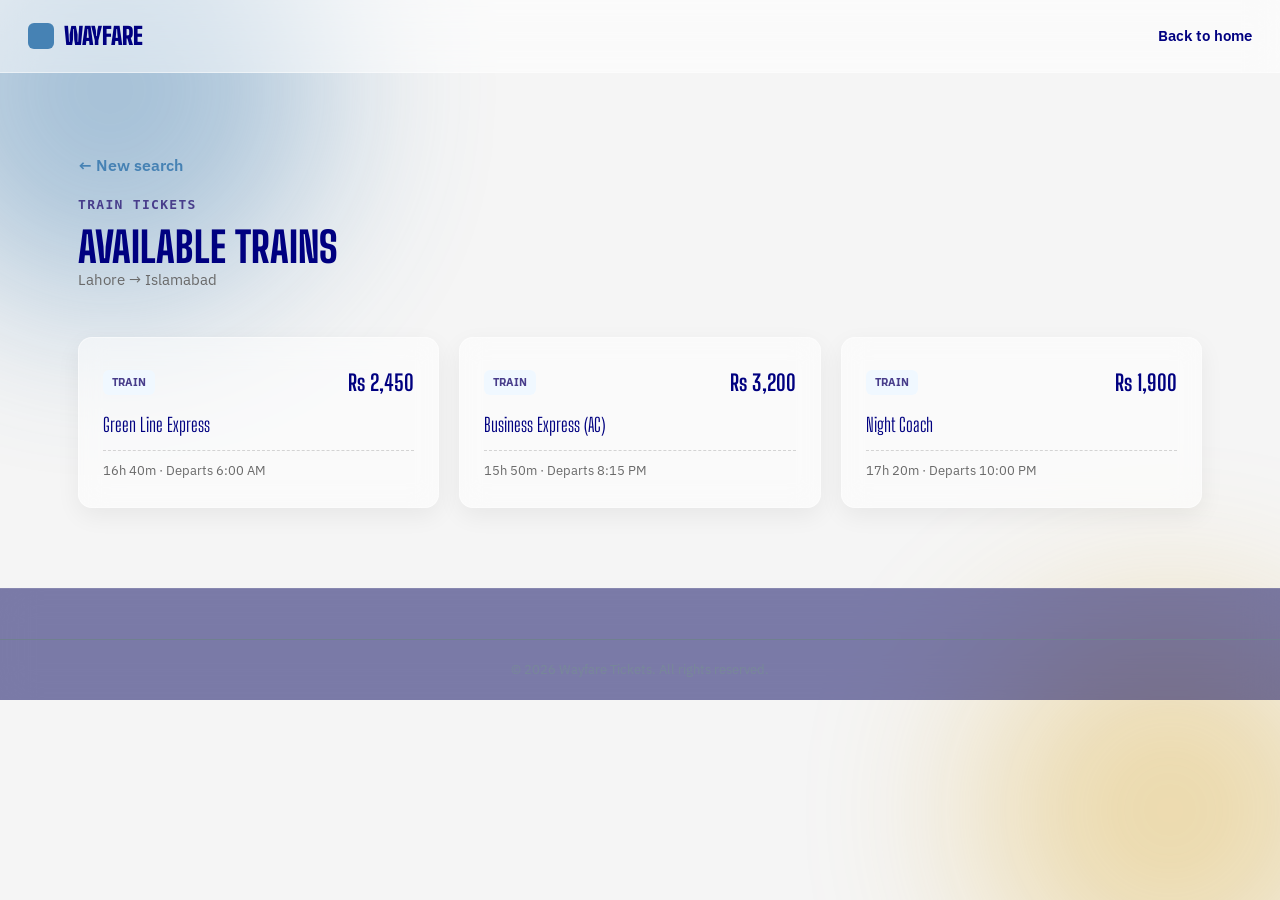
<file: Train.html>
<!DOCTYPE html>
<html lang="en">
<head>
<meta charset="UTF-8">
<meta name="viewport" content="width=device-width, initial-scale=1.0">
<title>Train Tickets — Wayfare</title>
<link rel="preconnect" href="https://fonts.googleapis.com">
<link href="https://fonts.googleapis.com/css2?family=Big+Shoulders+Display:wght@700;800;900&family=IBM+Plex+Sans:wght@400;500;600;700&display=swap" rel="stylesheet">
<link rel="stylesheet" href="style.css">
</head>
<body>
 
<header class="navbar">
  <a href="index.html" class="logo"><span class="logo-box"></span>Wayfare</a>
  <div class="nav-buttons">
    <a class="link-btn" href="index.html">Back to home</a>
  </div>
</header>
 
<section class="section">
  <a href="index.html" class="back-link">← New search</a>
  <div class="section-head">
    <p class="eyebrow">Train tickets</p>
    <h2>Available trains</h2>
    <p class="results-summary" id="results-summary"></p>
  </div>
 
  <div class="grid-3">
    <div class="card route-card">
      <div class="route-top"><span class="route-tag">Train</span><strong>Rs 2,450</strong></div>
      <div class="route-path">Green Line Express</div>
      <div class="route-meta">16h 40m · Departs 6:00 AM</div>
    </div>
    <div class="card route-card">
      <div class="route-top"><span class="route-tag">Train</span><strong>Rs 3,200</strong></div>
      <div class="route-path">Business Express (AC)</div>
      <div class="route-meta">15h 50m · Departs 8:15 PM</div>
    </div>
    <div class="card route-card">
      <div class="route-top"><span class="route-tag">Train</span><strong>Rs 1,900</strong></div>
      <div class="route-path">Night Coach</div>
      <div class="route-meta">17h 20m · Departs 10:00 PM</div>
    </div>
  </div>
</section>
 
<footer>
  <div class="footer-bottom">© 2026 Wayfare Tickets. All rights reserved.</div>
</footer>
 
<script src="results.js"></script>
</body>
</html>
</file>
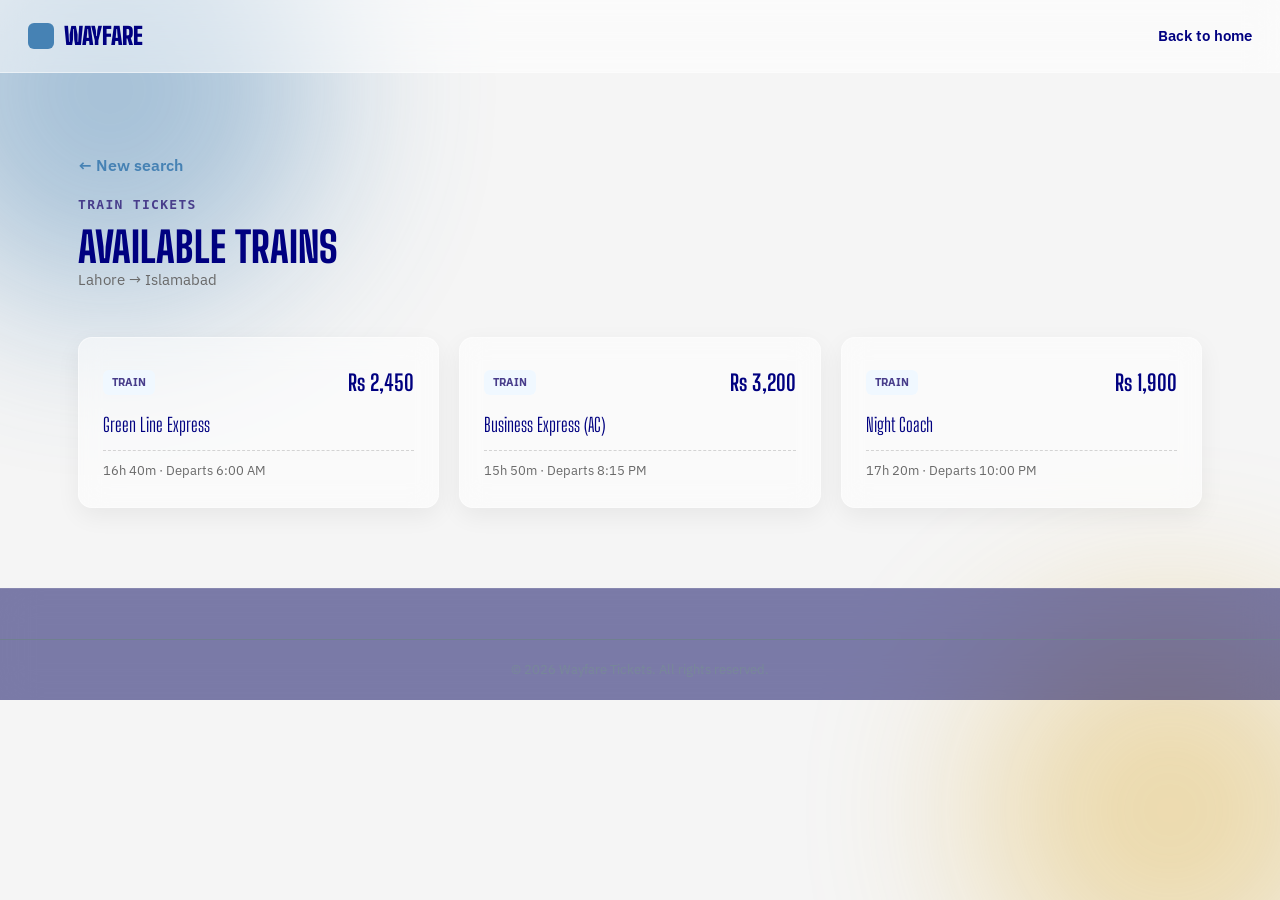
<file: train.html>
<!DOCTYPE html>
<html lang="en">
<head>
<meta charset="UTF-8">
<meta name="viewport" content="width=device-width, initial-scale=1.0">
<title>Train Tickets — Wayfare</title>
<link rel="preconnect" href="https://fonts.googleapis.com">
<link href="https://fonts.googleapis.com/css2?family=Big+Shoulders+Display:wght@700;800;900&family=IBM+Plex+Sans:wght@400;500;600;700&display=swap" rel="stylesheet">
<link rel="stylesheet" href="style.css">
</head>
<body>
 
<header class="navbar">
  <a href="index.html" class="logo"><span class="logo-box"></span>Wayfare</a>
  <div class="nav-buttons">
    <a class="link-btn" href="index.html">Back to home</a>
  </div>
</header>
 
<section class="section">
  <a href="index.html" class="back-link">← New search</a>
  <div class="section-head">
    <p class="eyebrow">Train tickets</p>
    <h2>Available trains</h2>
    <p class="results-summary" id="results-summary"></p>
  </div>
 
  <div class="grid-3">
    <div class="card route-card">
      <div class="route-top"><span class="route-tag">Train</span><strong>Rs 2,450</strong></div>
      <div class="route-path">Green Line Express</div>
      <div class="route-meta">16h 40m · Departs 6:00 AM</div>
    </div>
    <div class="card route-card">
      <div class="route-top"><span class="route-tag">Train</span><strong>Rs 3,200</strong></div>
      <div class="route-path">Business Express (AC)</div>
      <div class="route-meta">15h 50m · Departs 8:15 PM</div>
    </div>
    <div class="card route-card">
      <div class="route-top"><span class="route-tag">Train</span><strong>Rs 1,900</strong></div>
      <div class="route-path">Night Coach</div>
      <div class="route-meta">17h 20m · Departs 10:00 PM</div>
    </div>
  </div>
</section>
 
<footer>
  <div class="footer-bottom">© 2026 Wayfare Tickets. All rights reserved.</div>
</footer>
 
<script src="results.js"></script>
</body>
</html>
</file>
<file: style.css>
/* ===== COLORS (professional navy / steel-blue palette, named colors) ===== */
:root {
  --black: black;
  --dark: navy;
  --primary: steelblue;
  --primary-dark: darkslateblue;
  --bg: whitesmoke;
  --white: white;
  --gray: dimgray;
  --line: lightgray;
  --panel: aliceblue;
  --glass-bg: rgba(255, 255, 255, 0.5);
  --glass-bg-soft: rgba(255, 255, 255, 0.3);
  --glass-border: rgba(255, 255, 255, 0.45);
  --glass-dark: rgba(0, 0, 90, 0.5);
  --glass-dark-soft: rgba(255, 255, 255, 0.08);
}
 
* { margin: 0; padding: 0; box-sizing: border-box; }
 
/* colorful blurred shapes fixed behind the page so glass panels have something to show through */
body {
  background: var(--bg);
  color: var(--dark);
  font-family: 'IBM Plex Sans', sans-serif;
  line-height: 1.5;
  position: relative;
  min-height: 100vh;
}
body::before, body::after {
  content: "";
  position: fixed;
  border-radius: 50%;
  filter: blur(90px);
  z-index: -1;
}
body::before { width: 420px; height: 420px; background: steelblue; opacity: .45; top: -120px; left: -100px; }
body::after { width: 380px; height: 380px; background: goldenrod; opacity: .35; bottom: -100px; right: -80px; }
h1, h2, h3 { font-family: 'Big Shoulders Display', sans-serif; font-weight: 800; text-transform: uppercase; line-height: 1.05; }
a { color: inherit; text-decoration: none; }
p { color: var(--gray); }
 
.btn { display: inline-block; padding: 12px 24px; border-radius: 999px; font-weight: 600; font-size: 15px; border: none; cursor: pointer; background: var(--primary); color: var(--white); }
.btn:hover { background: var(--primary-dark); }
.link-btn { font-weight: 600; font-size: 14.5px; }
.eyebrow { font-family: monospace; font-size: 13px; letter-spacing: .1em; text-transform: uppercase; color: var(--primary-dark); font-weight: 600; margin-bottom: 10px; }
 
/* ===== NAVBAR ===== */
.navbar { position: sticky; top: 0; z-index: 10; background: var(--glass-bg); backdrop-filter: blur(16px); -webkit-backdrop-filter: blur(16px); border-bottom: 1px solid var(--glass-border); display: flex; align-items: center; justify-content: space-between; padding: 18px 28px; }
.logo { font-family: 'Big Shoulders Display', sans-serif; font-weight: 900; font-size: 24px; text-transform: uppercase; display: flex; align-items: center; gap: 10px; }
.logo-box { width: 26px; height: 26px; border-radius: 6px; background: var(--primary); display: inline-block; }
.nav-links { display: flex; gap: 28px; font-size: 14.5px; font-weight: 500; }
.nav-links a:hover { color: var(--primary-dark); }
.nav-buttons { display: flex; align-items: center; gap: 16px; }
@media (max-width: 800px) { .nav-links { display: none; } }
@media (max-width: 480px) { .nav-buttons .link-btn[href="partner.html"] { display: none; } }
 
/* ===== HERO / SEARCH TICKET ===== */
.hero { padding: 50px 28px; }
.ticket-card { max-width: 1180px; margin: 0 auto; background: var(--glass-bg); backdrop-filter: blur(20px); -webkit-backdrop-filter: blur(20px); border: 1px solid var(--glass-border); border-radius: 20px; display: grid; grid-template-columns: 1.1fr 1fr; box-shadow: 0 20px 40px -20px rgba(0,0,0,.3); }
.ticket-left { padding: 44px 40px; }
.ticket-left h1 { font-size: clamp(32px, 5vw, 54px); margin: 14px 0 16px; }
.ticket-left h1 span { color: var(--primary); }
.hero-text { max-width: 400px; margin-bottom: 26px; }
.hero-stats { display: flex; gap: 30px; border-top: 1px dashed var(--line); padding-top: 20px; flex-wrap: wrap; }
.hero-stats strong { display: block; font-family: 'Big Shoulders Display', sans-serif; font-size: 26px; }
.hero-stats span { font-size: 12px; text-transform: uppercase; color: var(--gray); }
 
.ticket-right { background: var(--glass-bg-soft); backdrop-filter: blur(12px); -webkit-backdrop-filter: blur(12px); padding: 36px; border-radius: 0 20px 20px 0; border-left: 1px solid var(--glass-border); }
.stub-label { font-family: monospace; font-size: 12px; text-transform: uppercase; color: var(--gray); margin-bottom: 16px; }
.tabs { display: flex; gap: 6px; background: rgba(255,255,255,.35); backdrop-filter: blur(8px); -webkit-backdrop-filter: blur(8px); padding: 5px; border-radius: 10px; margin-bottom: 20px; }
.tab { flex: 1; text-align: center; padding: 9px 4px; border-radius: 7px; font-size: 13.5px; font-weight: 600; cursor: pointer; }
.tab.active { background: var(--dark); color: var(--white); }
 
.field { margin-bottom: 14px; display: flex; flex-direction: column; gap: 6px; }
.field label { font-size: 12px; text-transform: uppercase; font-weight: 600; color: var(--gray); }
.field input, .field select { border: 1.5px solid var(--line); background: var(--white); border-radius: 9px; padding: 11px 12px; font-size: 14.5px; }
.field input:focus, .field select:focus { outline: 2px solid var(--primary); }
.search-btn { width: 100%; margin-top: 6px; background: var(--primary); color: var(--white); border: none; padding: 14px; font-size: 15.5px; font-weight: 700; border-radius: 10px; cursor: pointer; }
.search-btn:hover { background: var(--primary-dark); }
 
@media (max-width: 900px) { .ticket-card { grid-template-columns: 1fr; } .ticket-right { border-radius: 0 0 20px 20px; border-left: none; border-top: 1px solid var(--glass-border); } }
 
/* ===== TRUST BAR ===== */
.trust-bar { background: var(--glass-dark); backdrop-filter: blur(16px); -webkit-backdrop-filter: blur(16px); border-top: 1px solid rgba(255,255,255,.1); border-bottom: 1px solid rgba(255,255,255,.1); color: var(--white); display: flex; flex-wrap: wrap; gap: 20px; justify-content: space-between; padding: 34px 28px; }
.trust-item strong { display: block; font-family: 'Big Shoulders Display', sans-serif; font-size: 28px; color: var(--white); }
.trust-item span { font-size: 12.5px; text-transform: uppercase; color: lightsteelblue; }
 
/* ===== SHARED SECTION + GRID + CARD ===== */
.section { padding: 80px 28px; max-width: 1180px; margin: 0 auto; }
.section-head { max-width: 600px; margin-bottom: 46px; }
.section-head h2 { font-size: clamp(28px, 4vw, 42px); }
.grid-3 { display: grid; grid-template-columns: repeat(3, 1fr); gap: 20px; }
.card { background: var(--glass-bg); backdrop-filter: blur(14px); -webkit-backdrop-filter: blur(14px); border: 1px solid var(--glass-border); border-radius: 14px; padding: 28px 24px; box-shadow: 0 8px 24px rgba(0,0,0,.06); }
.card h3 { font-size: 19px; text-transform: none; margin-bottom: 8px; }
@media (max-width: 800px) { .grid-3 { grid-template-columns: 1fr; } }
 
.step-number { font-family: 'Big Shoulders Display', sans-serif; font-size: 42px; color: var(--primary); margin-bottom: 8px; }
 
/* ===== ROUTES ===== */
.route-top { display: flex; justify-content: space-between; align-items: center; margin-bottom: 12px; }
.route-tag { font-size: 11px; text-transform: uppercase; font-weight: 700; color: var(--primary-dark); background: var(--panel); padding: 4px 9px; border-radius: 6px; }
.route-top strong { font-family: 'Big Shoulders Display', sans-serif; font-size: 22px; }
.route-path { font-family: 'Big Shoulders Display', sans-serif; font-size: 19px; margin-bottom: 10px; }
.route-meta { font-size: 12.5px; color: var(--gray); border-top: 1px dashed var(--line); padding-top: 10px; }
 
/* ===== WHY CHOOSE US ===== */
.why-section { background: var(--glass-dark); backdrop-filter: blur(20px); -webkit-backdrop-filter: blur(20px); border: 1px solid rgba(255,255,255,.1); border-radius: 24px; }
.why-section .section-text, .why-section p { color: lightsteelblue; }
.why-section .eyebrow { color: var(--white); }
.why-card { background: var(--glass-dark-soft); backdrop-filter: blur(10px); -webkit-backdrop-filter: blur(10px); border: 1px solid rgba(255,255,255,.15); box-shadow: none; }
.why-tag { display: block; font-family: monospace; font-size: 16px; text-transform: uppercase; color: var(--black); margin-bottom: 12px; }
.why-card h3 { color: var(--white); }
 
/* ===== FAQ ===== */
.faq-list { max-width: 760px; background: var(--glass-bg); backdrop-filter: blur(14px); -webkit-backdrop-filter: blur(14px); border: 1px solid var(--glass-border); border-radius: 16px; padding: 6px 24px; }
.faq-item { border-bottom: 1px solid rgba(0,0,0,.08); }
.faq-item:last-child { border-bottom: none; }
.faq-question { width: 100%; background: none; border: none; cursor: pointer; padding: 22px 4px; display: flex; justify-content: space-between; align-items: center; gap: 16px; font-size: 16.5px; font-weight: 600; text-align: left; color: var(--dark); }
.faq-icon { width: 20px; height: 20px; position: relative; flex-shrink: 0; }
.faq-icon::before, .faq-icon::after { content: ""; position: absolute; background: var(--dark); border-radius: 2px; }
.faq-icon::before { width: 14px; height: 2px; top: 9px; left: 3px; }
.faq-icon::after { width: 2px; height: 14px; top: 3px; left: 9px; }
.faq-item.open .faq-icon::after { display: none; }
.faq-answer { max-height: 0; overflow: hidden; }
.faq-answer p { padding: 0 4px 22px; max-width: 600px; }
 
/* ===== NEWSLETTER ===== */
.newsletter { background: var(--glass-bg); backdrop-filter: blur(16px); -webkit-backdrop-filter: blur(16px); border: 1px solid var(--glass-border); padding: 60px 28px; display: flex; justify-content: space-between; align-items: center; flex-wrap: wrap; gap: 24px; max-width: 1180px; margin: 0 auto; border-radius: 20px; }
.newsletter h2 { font-size: clamp(22px, 3vw, 30px); }
.newsletter-form { display: flex; gap: 10px; flex-wrap: wrap; }
.newsletter-form input { padding: 13px 16px; border-radius: 999px; border: 1.5px solid var(--line); font-size: 14.5px; min-width: 260px; }
.newsletter-form input:focus { outline: 2px solid var(--primary); }
@media (max-width: 600px) { .newsletter-form input { min-width: 100%; } }
 
/* ===== CTA BANNER ===== */
.cta-banner { max-width: 1180px; margin: 0 auto 80px; background: linear-gradient(120deg, var(--primary-dark), var(--primary)); border: 1px solid rgba(255,255,255,.25); border-radius: 20px; padding: 50px 44px; color: var(--white); display: flex; justify-content: space-between; align-items: center; flex-wrap: wrap; gap: 20px; box-shadow: 0 20px 40px -20px rgba(0,0,0,.3); }
.cta-banner h2 { color: var(--white); font-size: clamp(22px, 3.2vw, 32px); max-width: 460px; }
.cta-banner p { color: paleturquoise; }
 
/* ===== SIGN IN / SIGN UP PAGE ===== */
.auth-wrap { min-height: 80vh; display: flex; align-items: center; justify-content: center; padding: 60px 20px; }
.auth-card { width: 100%; max-width: 420px; background: var(--glass-bg); backdrop-filter: blur(20px); -webkit-backdrop-filter: blur(20px); border: 1px solid var(--glass-border); border-radius: 16px; padding: 36px 32px; box-shadow: 0 20px 40px -20px rgba(0,0,0,.25); }
.hidden { display: none; }
.auth-title { font-size: 30px; margin: 6px 0 10px; }
.auth-sub { margin-bottom: 26px; font-size: 14.5px; }
.auth-row { display: flex; justify-content: space-between; align-items: center; margin-bottom: 20px; font-size: 13.5px; }
.remember { display: flex; align-items: center; gap: 6px; color: var(--gray); }
.auth-footer { text-align: center; margin-top: 20px; font-size: 14px; }
.auth-footer a { color: var(--primary); font-weight: 600; }
 
/* ===== DEALS & PROMOTIONS SLIDER ===== */
.deals-slider { position: relative; max-width: 760px; margin: 0 auto; overflow: hidden; border-radius: 16px; }
.deals-track { display: flex; transition: transform .45s ease; }
.deal-slide { flex: 0 0 100%; }
 
/* image box (the img fills it; swap the src in the HTML for a real photo) */
.deal-image { position: relative; height: 280px; border-radius: 16px; overflow: hidden; display: flex; align-items: flex-end; padding: 20px; transition: transform .3s ease; }
.deal-image img { position: absolute; inset: 0; width: 100%; height: 100%; object-fit: cover; z-index: 0; }
.deal-1 { background: steelblue; }
.deal-2 { background: seagreen; }
.deal-3 { background: goldenrod; }
.deal-image:hover { transform: scale(1.02); }
 
/* the "popup" effect: corners blur in on hover, center stays sharp */
.deal-image::before {
  content: "";
  position: absolute;
  inset: 0;
  z-index: 1;
  backdrop-filter: blur(10px);
  -webkit-backdrop-filter: blur(10px);
  mask-image: radial-gradient(circle at center, transparent 35%, black 95%);
  -webkit-mask-image: radial-gradient(circle at center, transparent 35%, black 95%);
  opacity: 0;
  transition: opacity .35s ease;
}
.deal-image:hover::before { opacity: 1; }
 
.deal-badge { position: relative; z-index: 2; background: var(--white); color: var(--dark); font-size: 12px; font-weight: 700; text-transform: uppercase; padding: 6px 12px; border-radius: 999px; }
.deal-info { padding: 16px 4px 0; }
.deal-info h3 { font-size: 18px; text-transform: none; margin-bottom: 4px; }
 
.deal-arrow { position: absolute; top: 50%; transform: translateY(-50%); width: 38px; height: 38px; border-radius: 50%; border: none; background: var(--white); color: var(--dark); font-size: 20px; cursor: pointer; box-shadow: 0 6px 16px rgba(0,0,0,.2); z-index: 2; }
.deal-arrow.prev { left: 14px; }
.deal-arrow.next { right: 14px; }
.deal-dots { display: flex; justify-content: center; gap: 8px; margin-top: 16px; }
.deal-dot { width: 8px; height: 8px; border-radius: 50%; background: var(--line); }
.deal-dot.active { background: var(--primary); }
 
/* ===== RESULTS PAGE (bus / train / flight) ===== */
.results-summary { margin-bottom: 30px; font-size: 15px; }
.back-link { display: inline-block; margin-bottom: 18px; font-weight: 600; color: var(--primary); }
 
/* ===== COMING SOON PAGE ===== */
.soon-card { text-align: center; }
.soon-icon { width: 60px; height: 60px; border-radius: 50%; background: var(--glass-bg); backdrop-filter: blur(10px); -webkit-backdrop-filter: blur(10px); border: 1px solid var(--glass-border); color: var(--primary); font-size: 26px; display: flex; align-items: center; justify-content: center; margin: 0 auto 18px; }
 
/* ===== FOOTER ===== */
footer { background: var(--glass-dark); backdrop-filter: blur(18px); -webkit-backdrop-filter: blur(18px); border-top: 1px solid rgba(255,255,255,.1); color: lightsteelblue; padding-top: 50px; }
.footer-top { max-width: 1180px; margin: 0 auto; padding: 0 28px 40px; display: grid; grid-template-columns: 1.4fr 1fr 1fr; gap: 36px; }
.footer-top .logo { color: var(--white); }
.footer-top p { color: lightsteelblue; margin-top: 10px; max-width: 260px; }
.footer-top h4 { font-size: 12.5px; text-transform: uppercase; color: var(--white); margin-bottom: 14px; }
.footer-top ul { list-style: none; display: flex; flex-direction: column; gap: 10px; }
.footer-top a:hover { color: var(--white); }
.footer-bottom { border-top: 1px solid slategray; padding: 20px 28px; text-align: center; font-size: 13px; color: lightslategray; }
@media (max-width: 700px) { .footer-top { grid-template-columns: 1fr; } }
</file>
